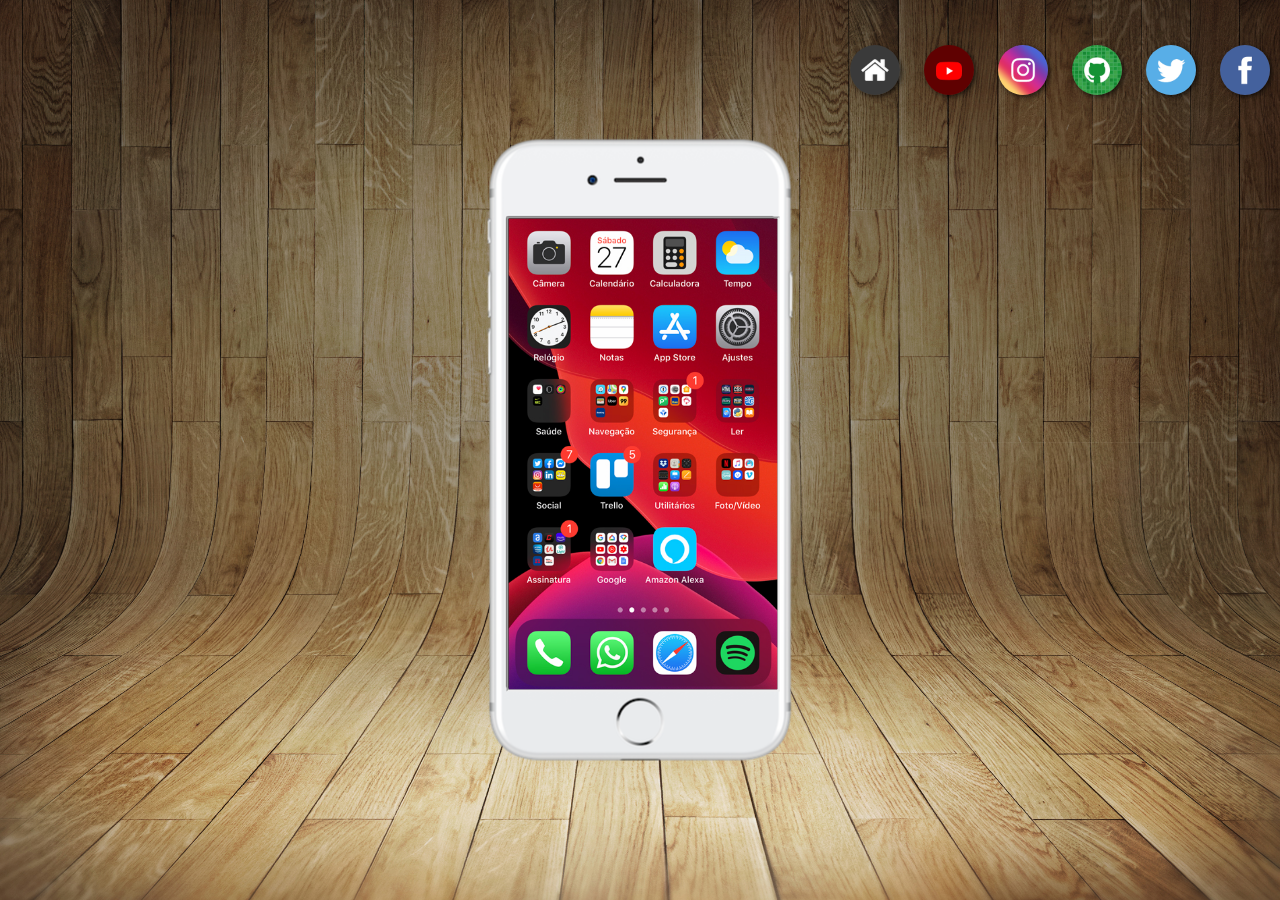
<file: index.html>
<!DOCTYPE html>
<html lang="pt-br">
<head>
    <meta charset="UTF-8">
    <meta name="viewport" content="width=device-width, initial-scale=1.0">
    <title>Projeto Redes Sociais</title>
    <link rel="shortcut icon" href="pacote-d013/favicon.ico" type="image/x-icon">
    <link rel="stylesheet" href="style/style.css">
</head>
<body>
    <main>
        <section id="telefone">
            <iframe src="home.html" name="tela" id="tela"></iframe>
        </section>
        <section id="redes-sociais">
            <a href="home.html" target="tela"><img src="pacote-d013/imagens/logo-home.jpg" alt="home"></a>
            <a href="buttons/youtube.html" target="tela"><img src="pacote-d013/imagens/logo-youtube.jpg" alt="youtube"></a>
            <a href="buttons/instagram.html" target="tela"><img src="pacote-d013/imagens/logo-instagram.jpg" alt="instagram"></a>
            <a href="buttons/github.html" target="tela"><img src="pacote-d013/imagens/logo-github.jpg" alt="github"></a>
            <a href="buttons/twitter.html" target="tela"><img src="pacote-d013/imagens/logo-twitter.jpg" alt="twitter"></a>
            <a href="buttons/facebook.html" target="tela"><img src="pacote-d013/imagens/logo-facebook.jpg" alt="facebook"></a>
        </section>  
    </main>
</body>
</html>
</file>
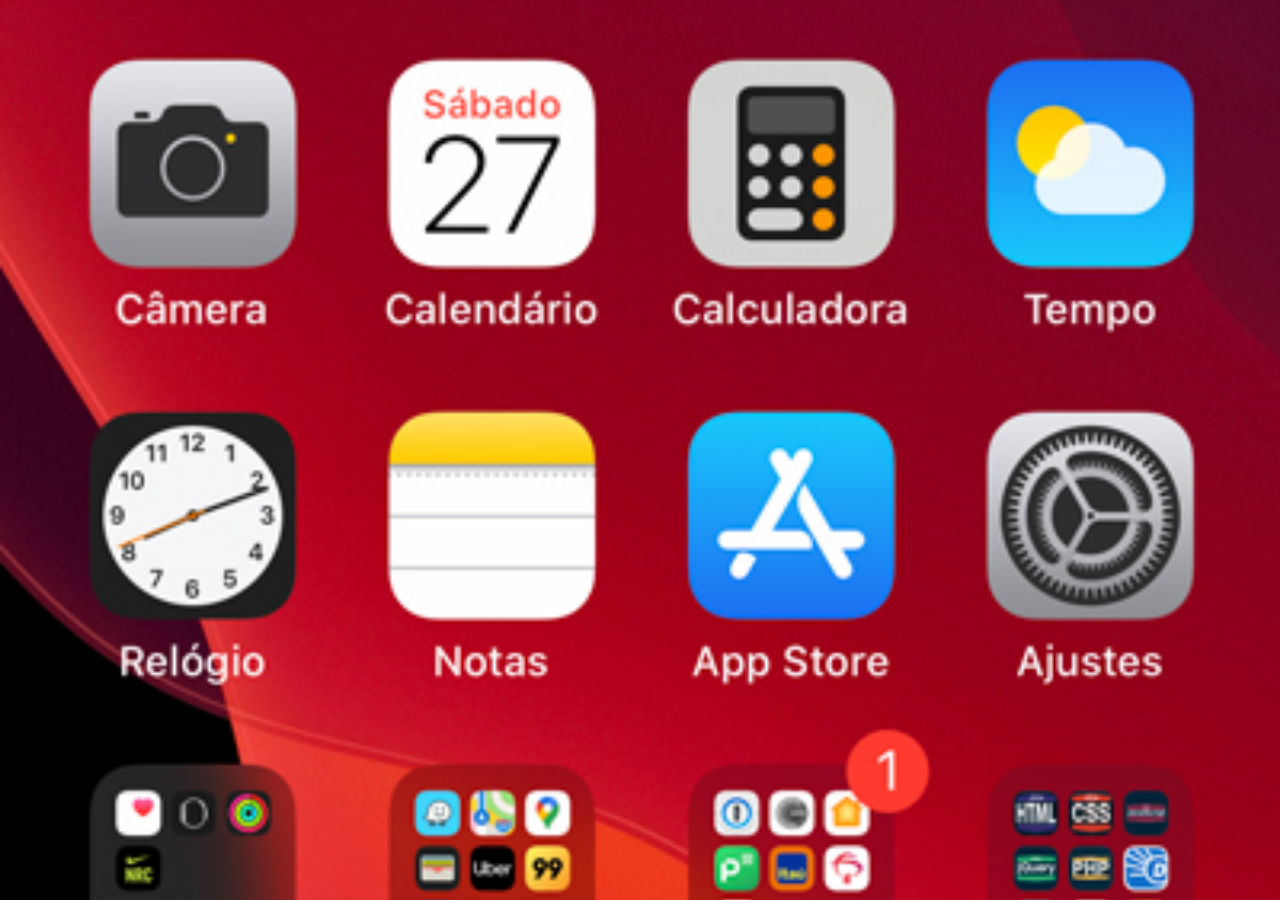
<file: home.html>
<!DOCTYPE html>
<html lang="pt-br">
<head>
    <meta charset="UTF-8">
    <meta name="viewport" content="width=device-width, initial-scale=1.0">
    <title>Home</title>
    <style>
        * {
            margin: 0px;
            padding: 0px;
        }

        body {
            width: 100vw;
            height: 100vh;
            background: black url('pacote-d013/imagens/tela-home.jpg') no-repeat
            top center;

            background-size: cover;
        }
    </style>
</head>
<body>
    
</body>
</html>
</file>
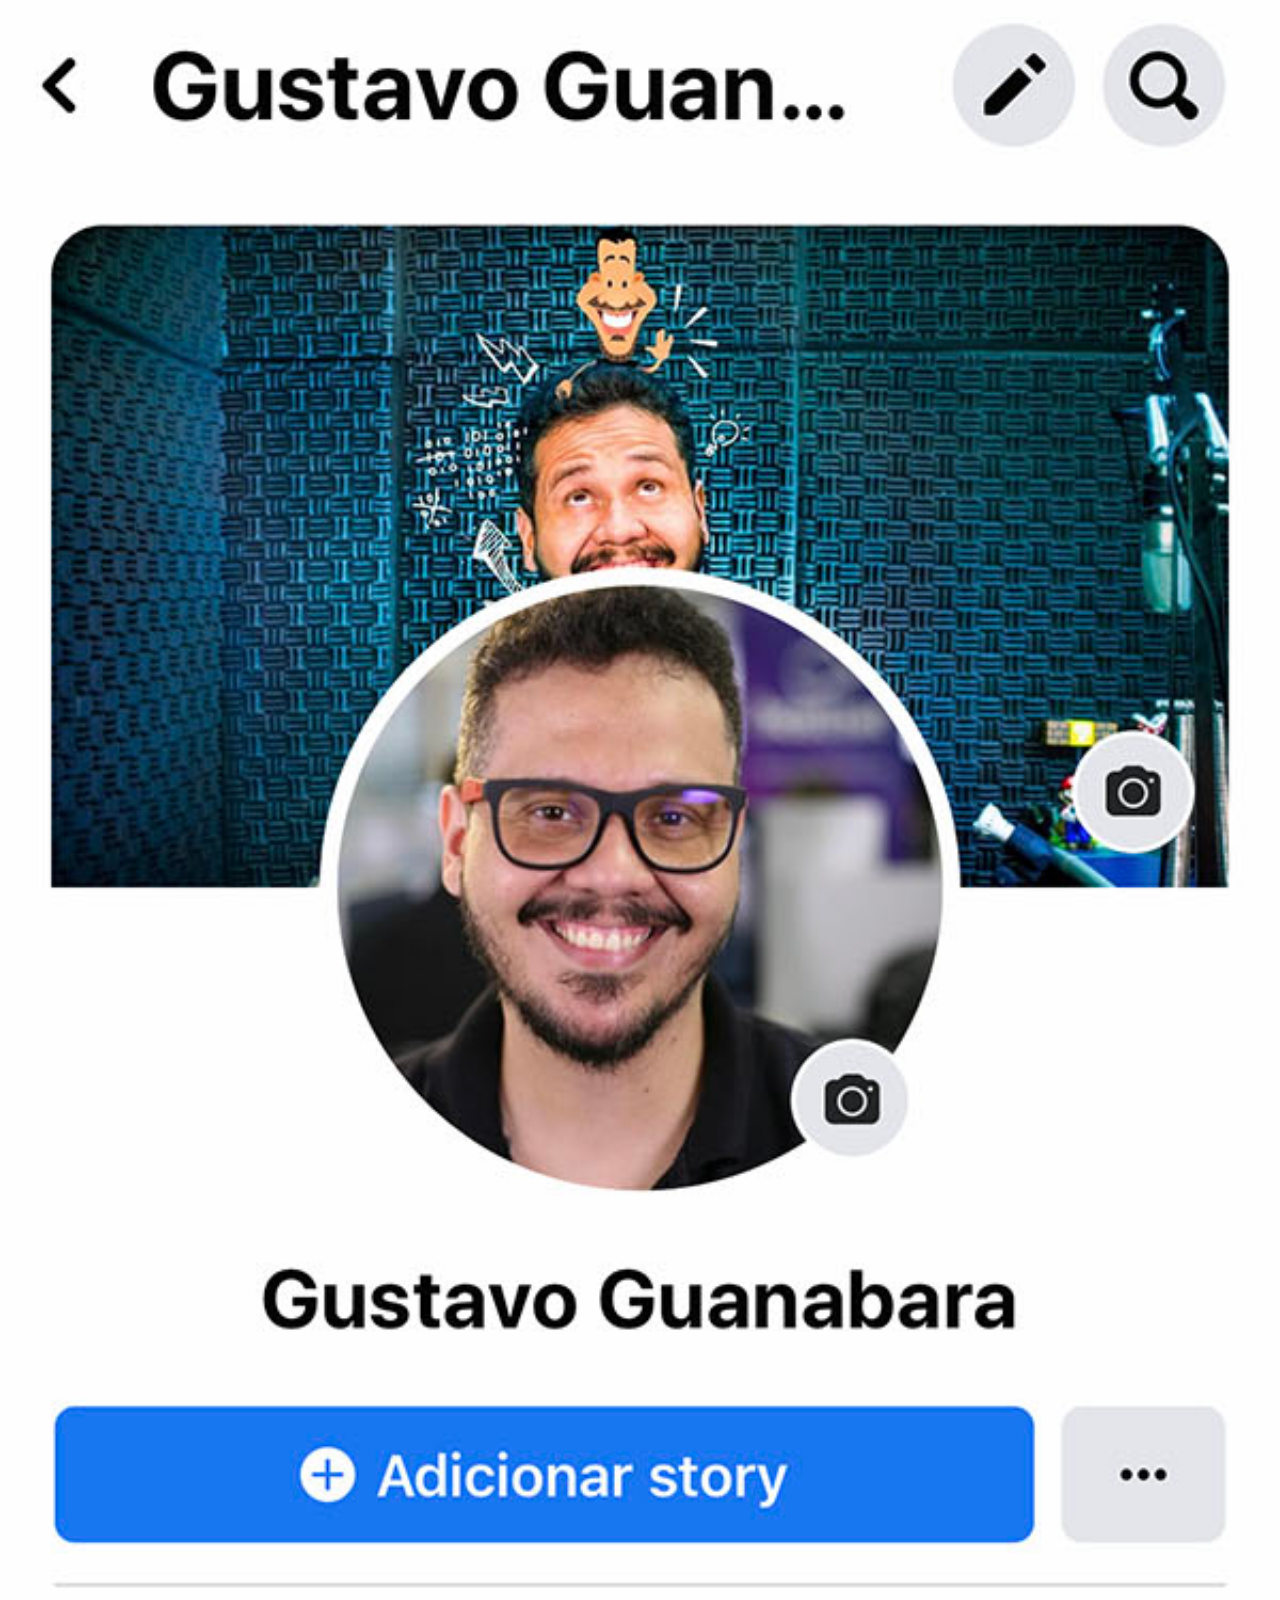
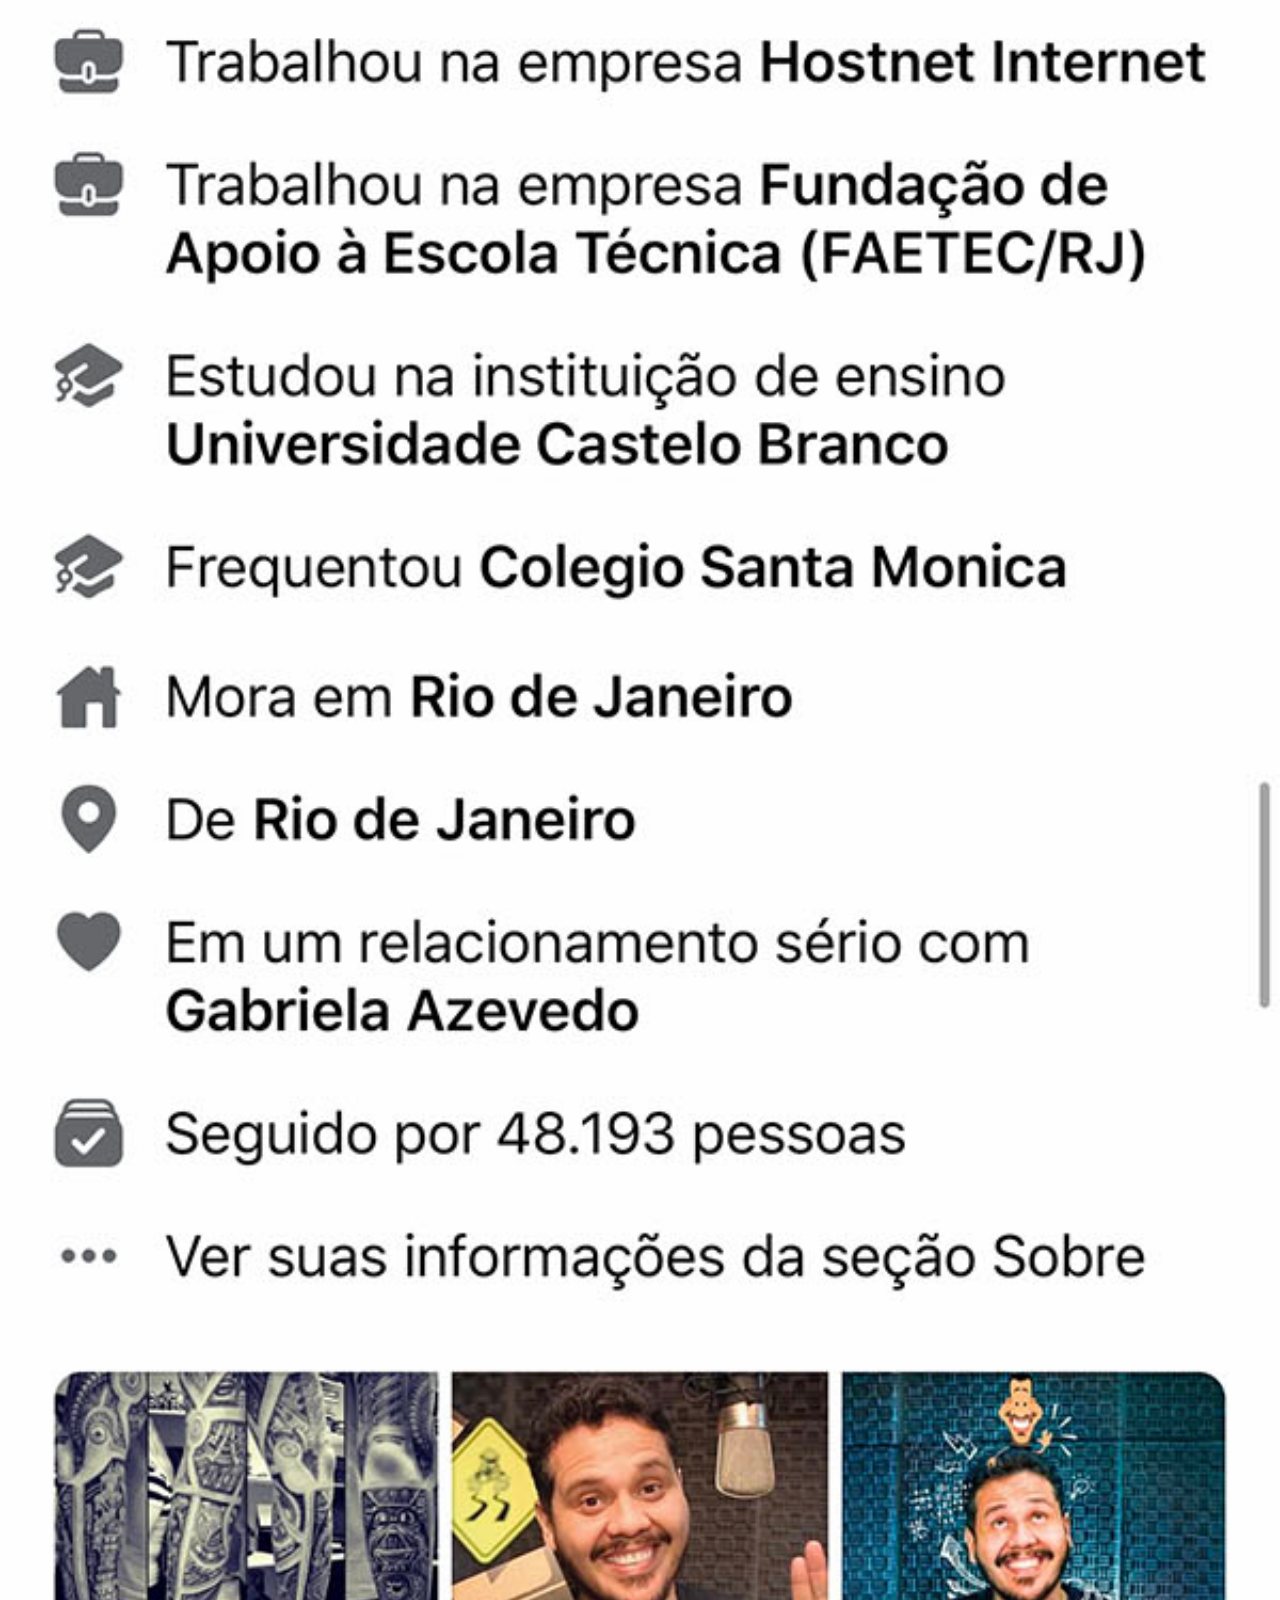
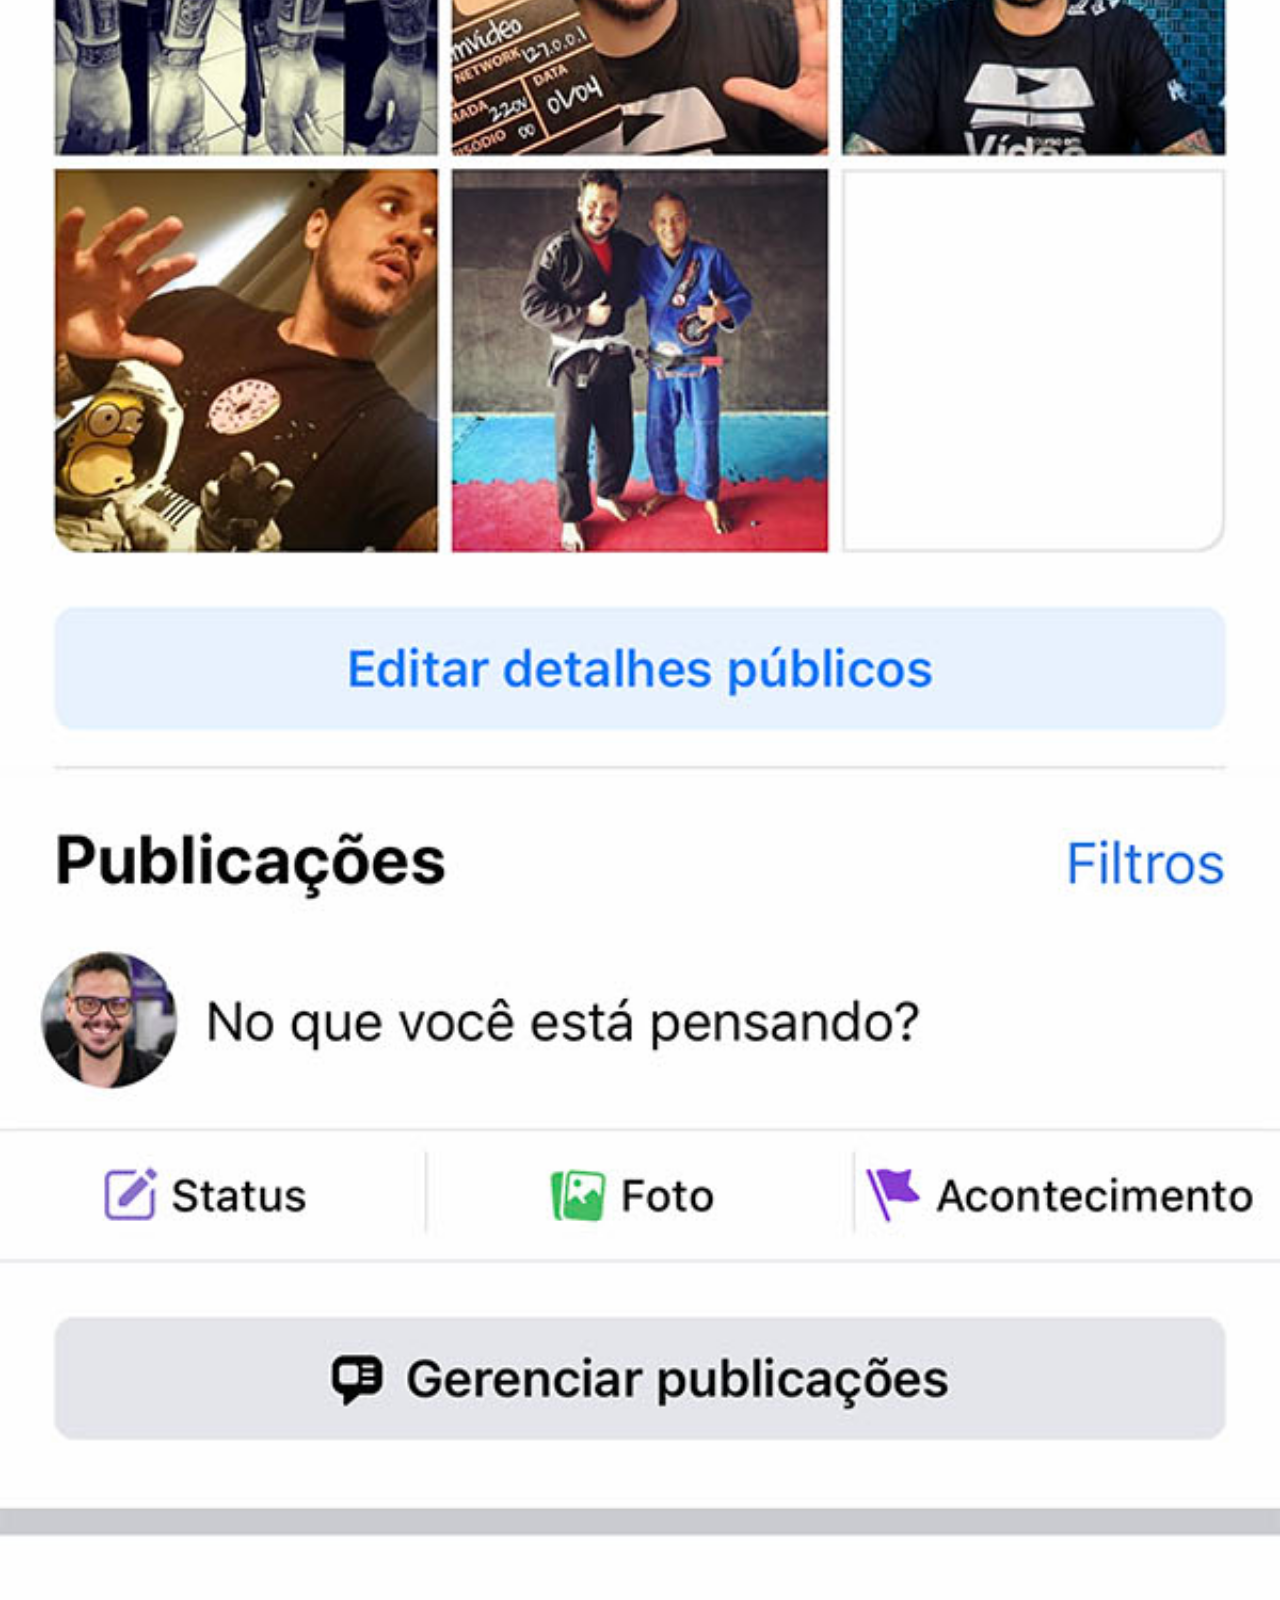
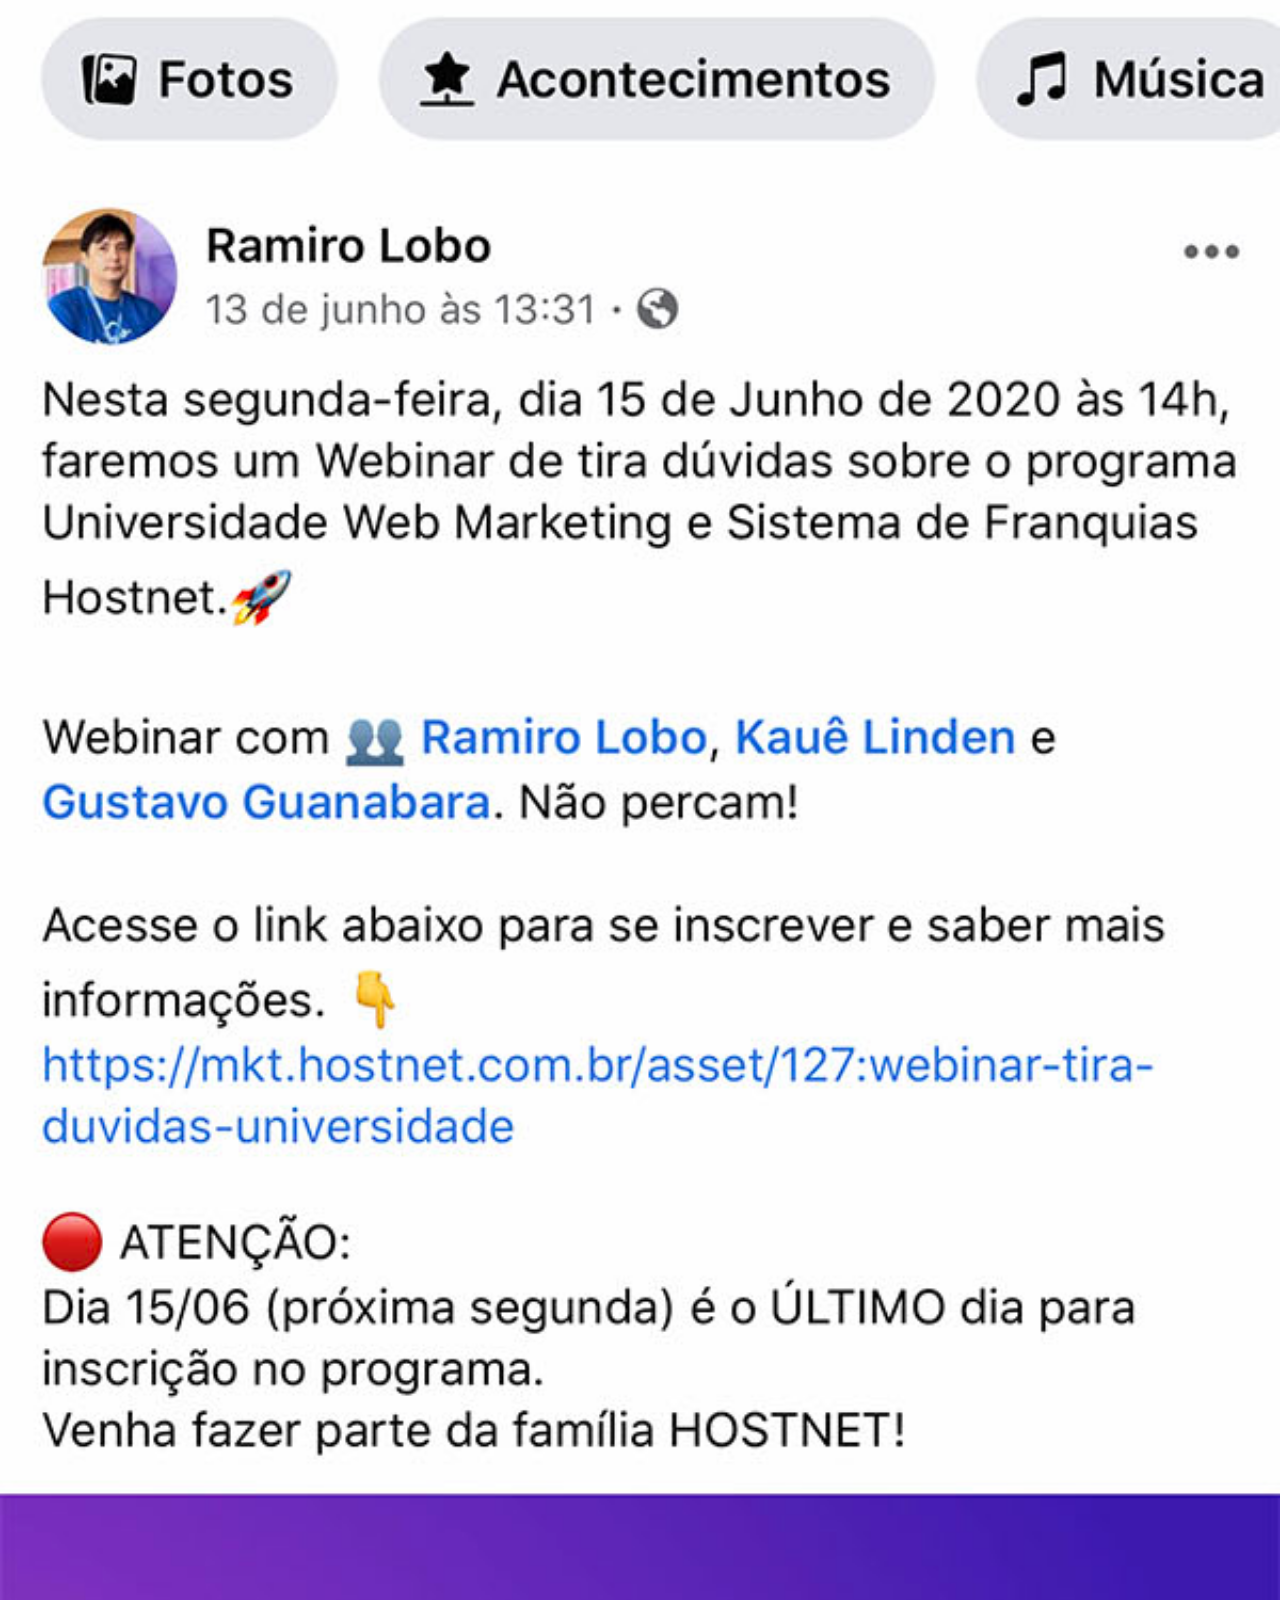
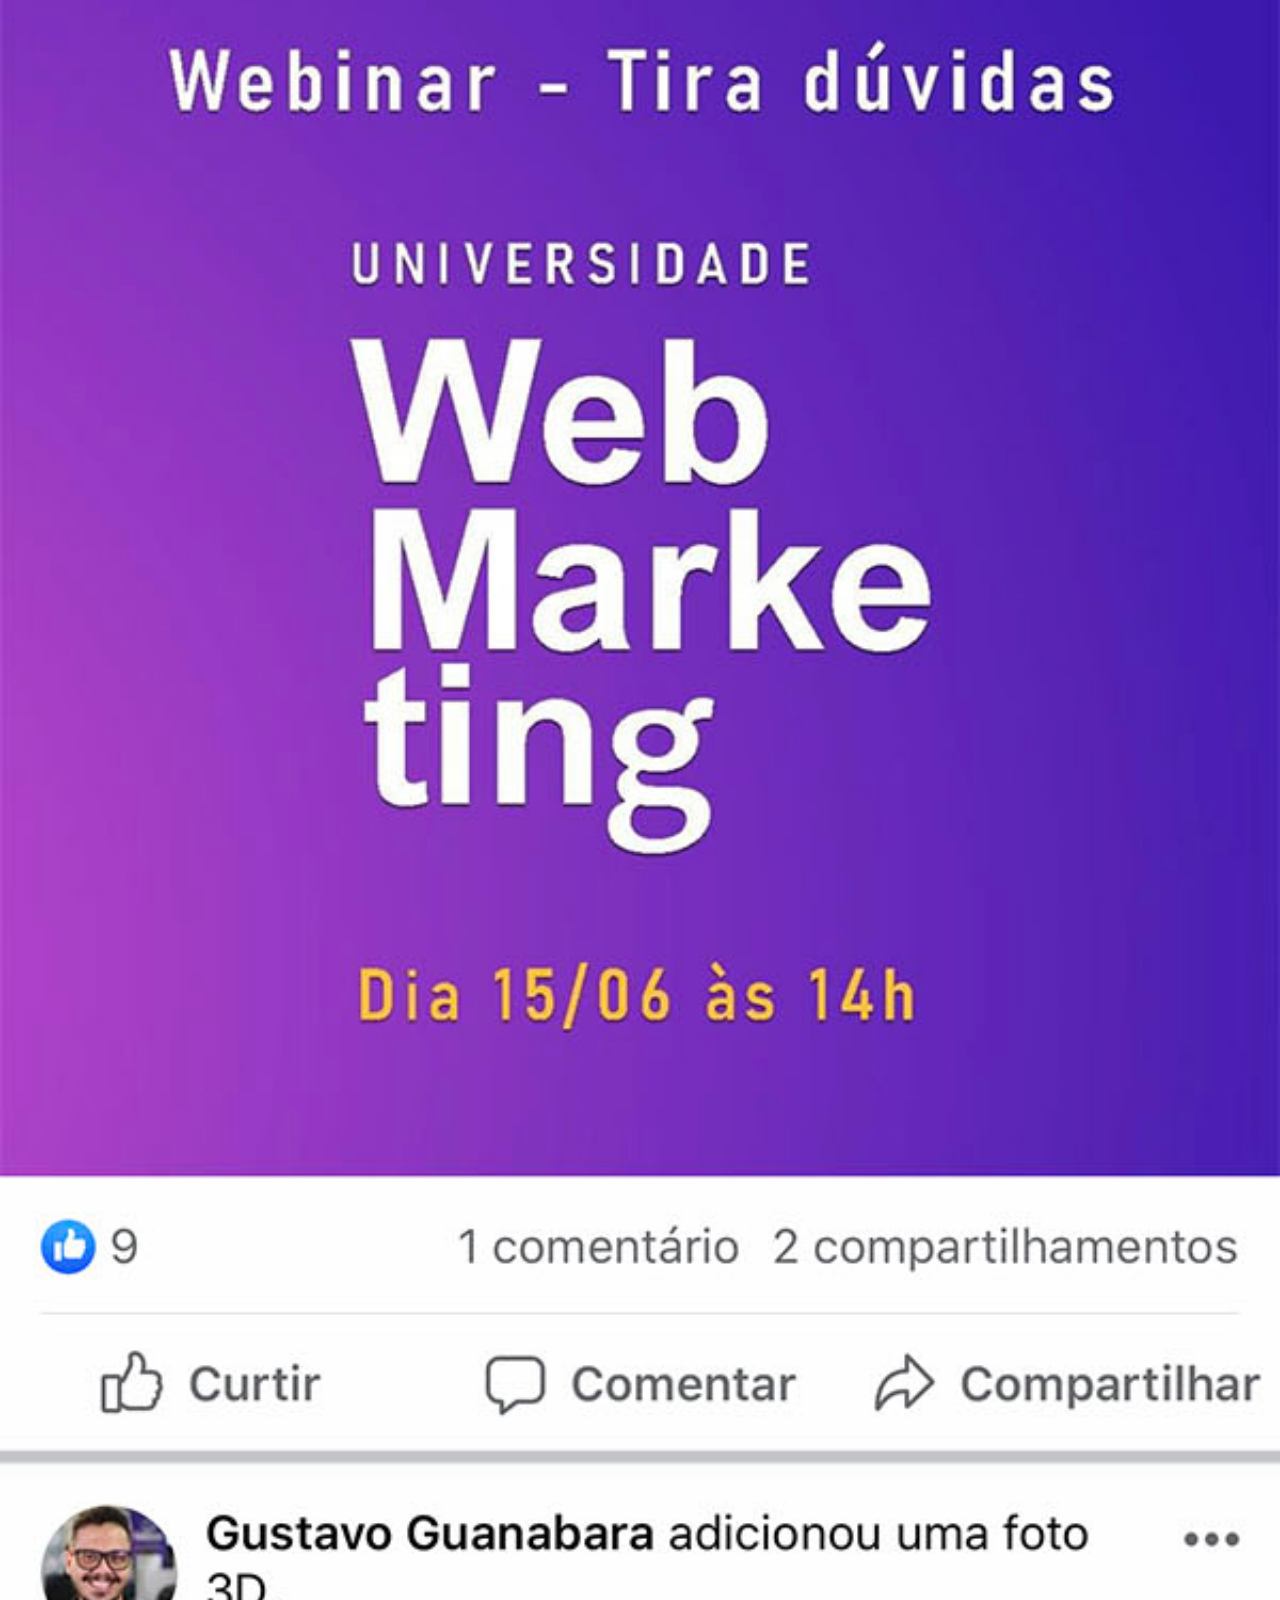
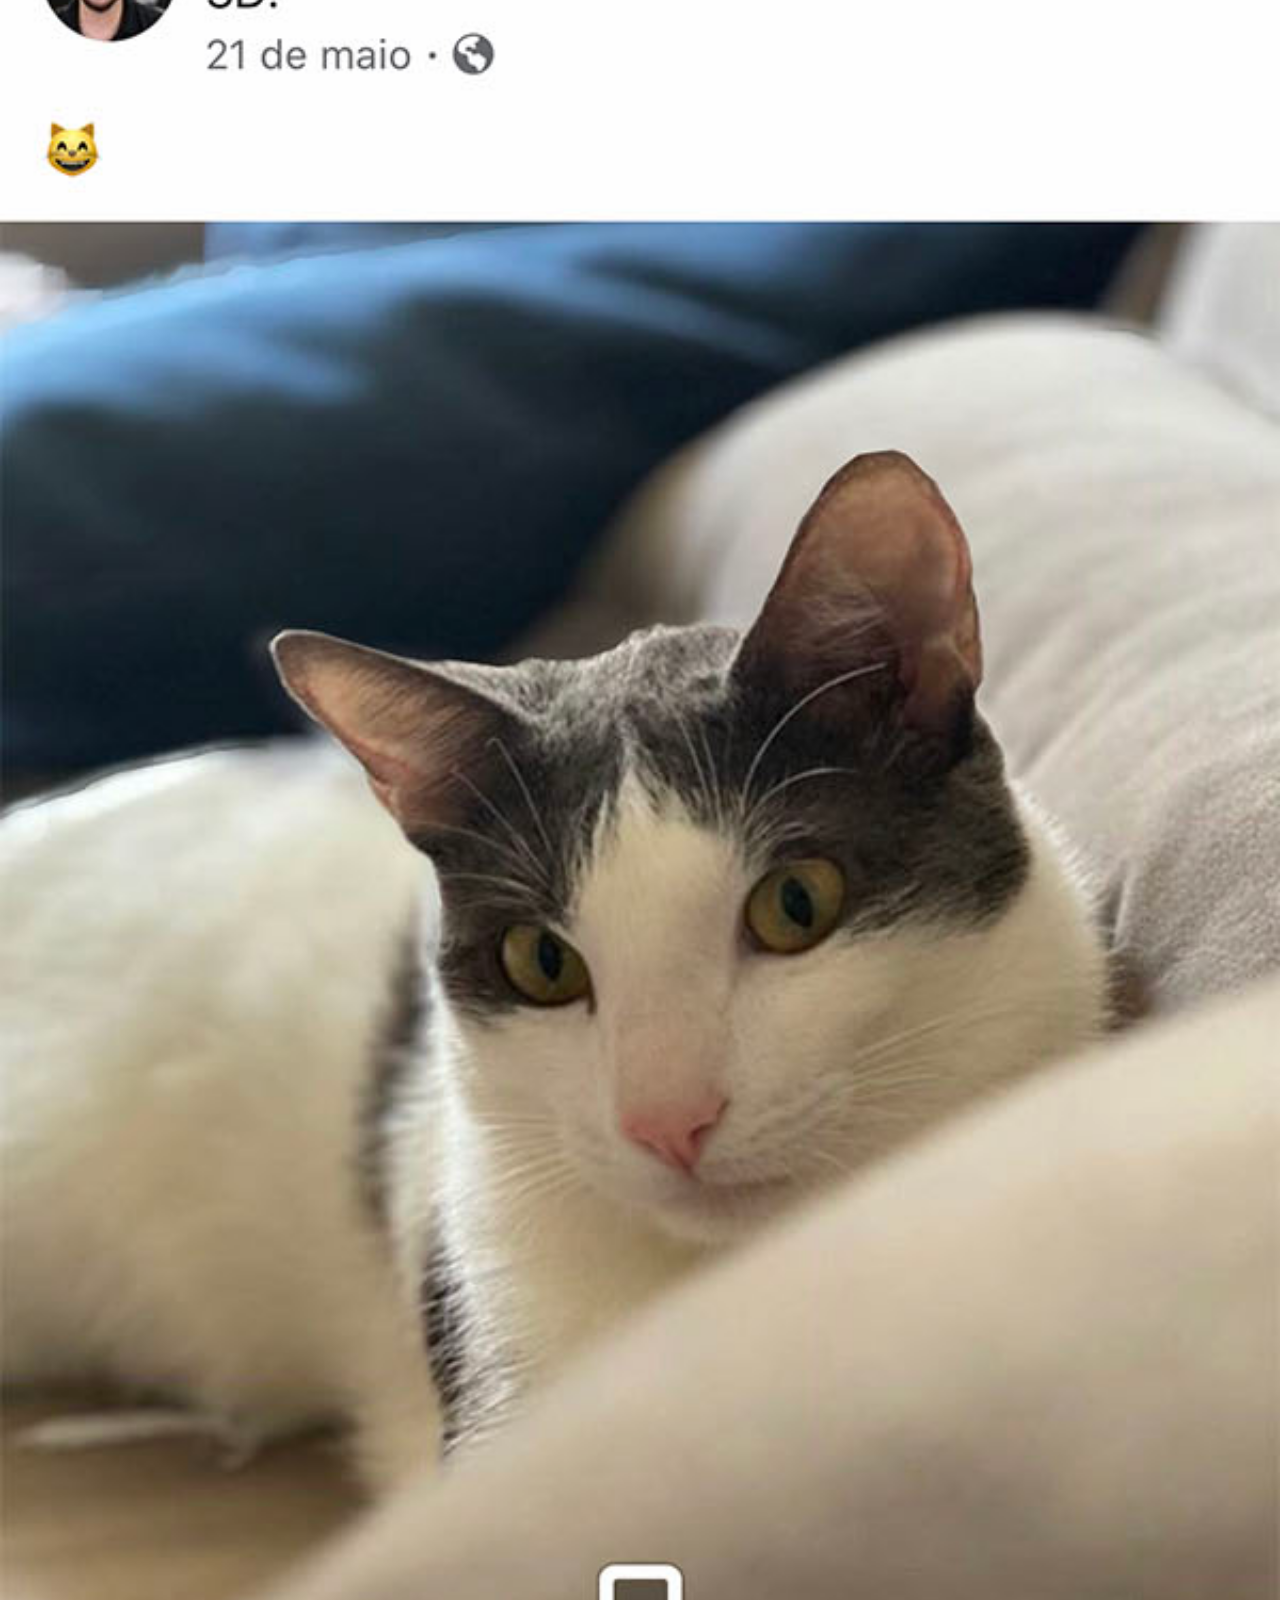
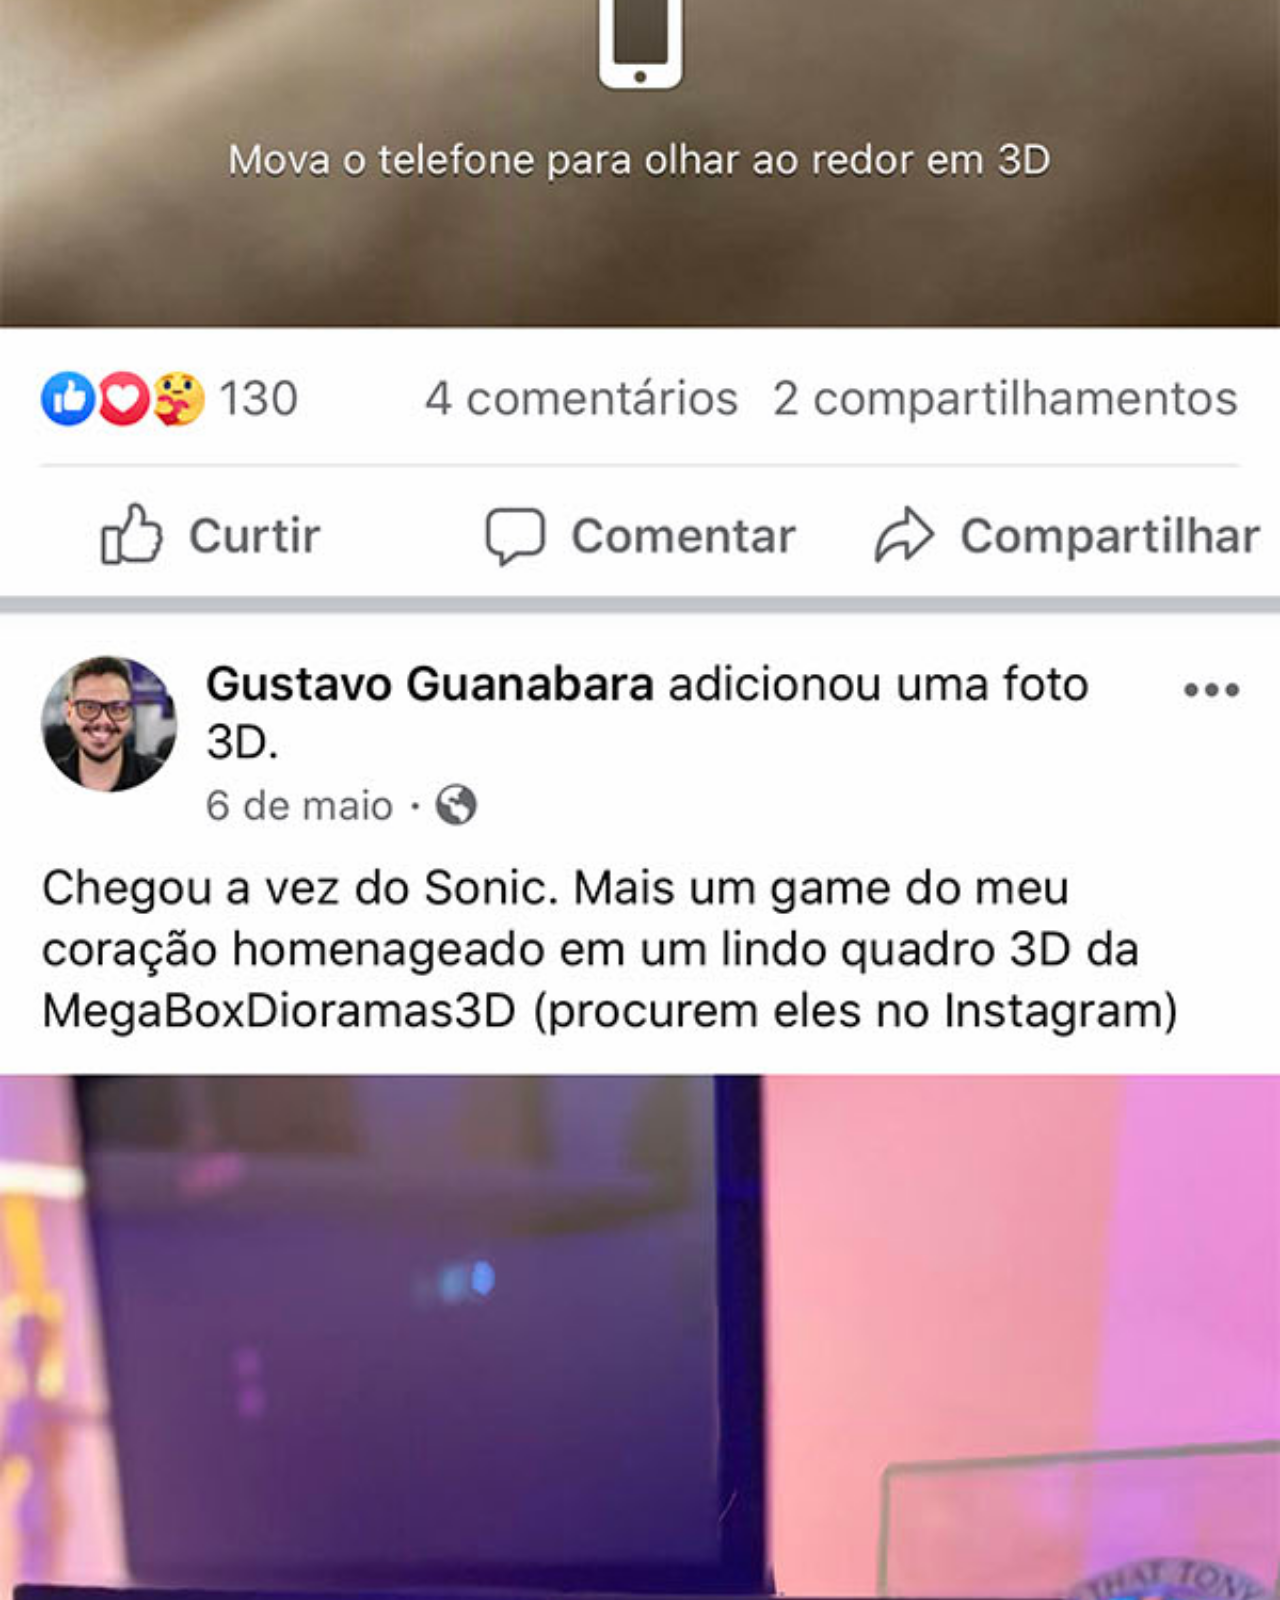
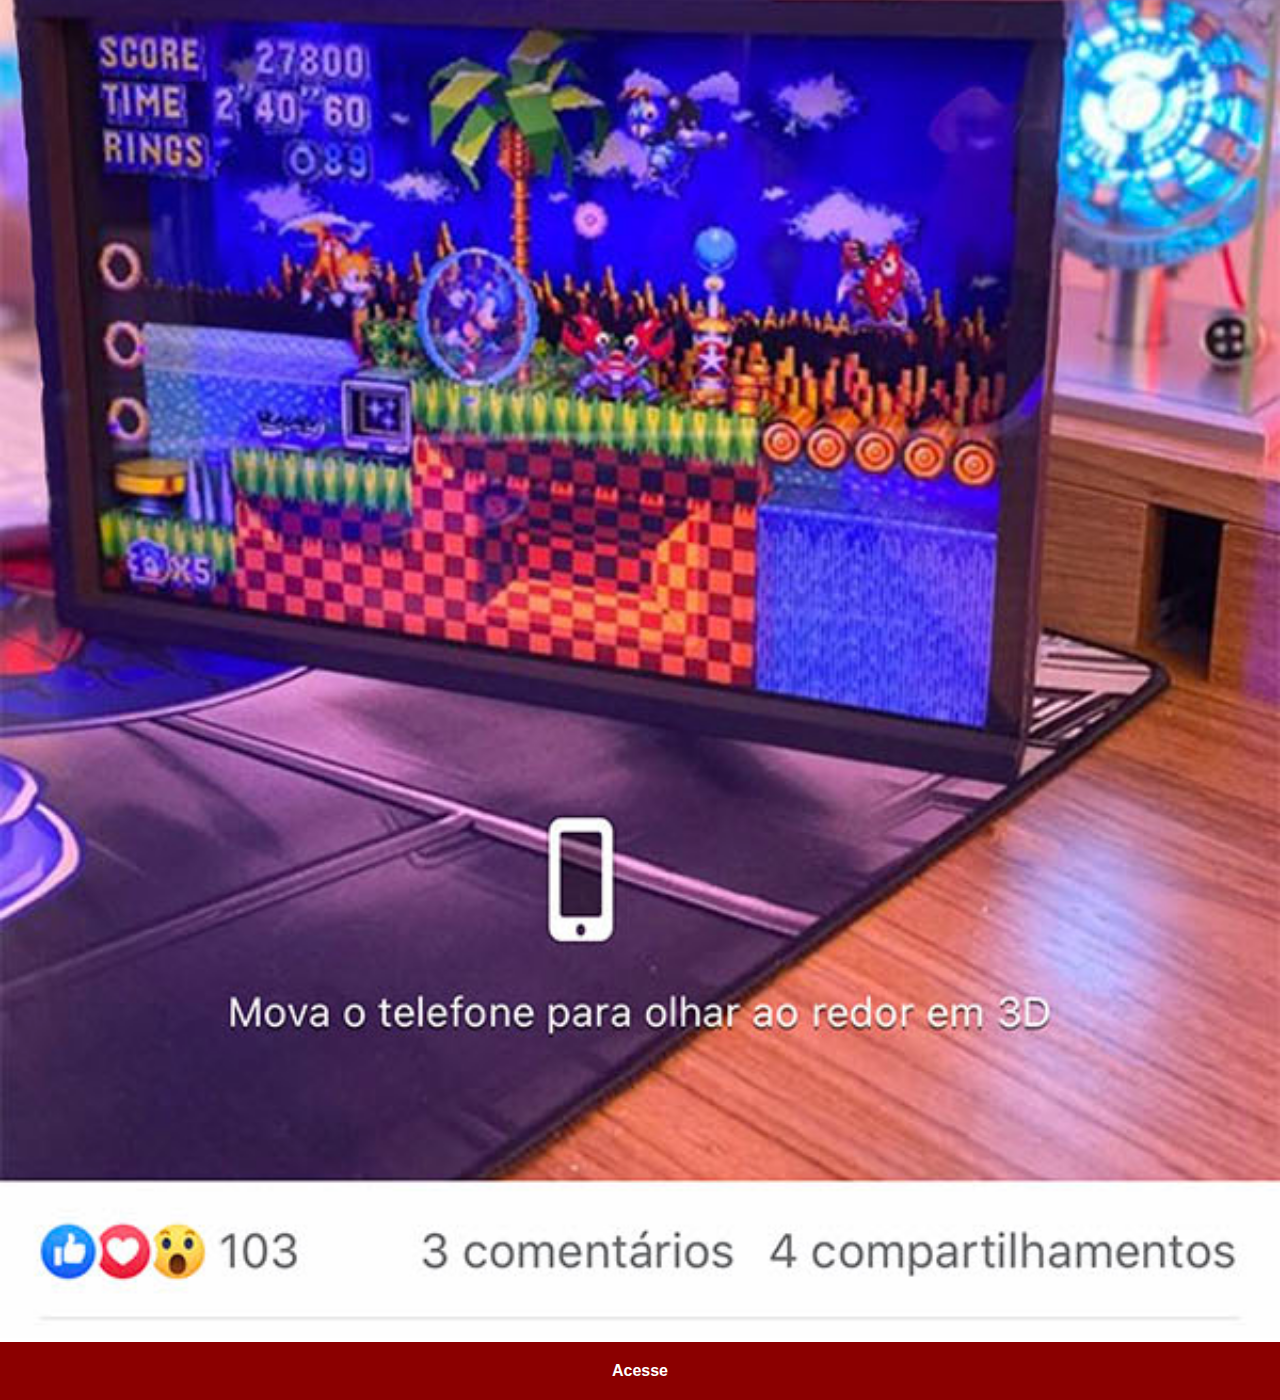
<file: buttons/facebook.html>
<!DOCTYPE html>
<html lang="pt-br">
<head>
    <meta charset="UTF-8">
    <meta name="viewport" content="width=device-width, initial-scale=1.0">
    <title>youtube</title>
    <style>
        * {
            margin: 0px;
            padding: 0px;
            font-family: Arial, Helvetica, sans-serif;
        }

        ::-webkit-scrollbar {
            width: 0px;
            height: 0px;
        }

        img {
            width: 100vw;
        }

        a {
            display: block;
            background-color: darkred;
            color: white;
            padding: 20px;
            text-align: center;
            font-weight: bolder;
            text-decoration: none;
        }

        a:hover {
            background-color: red;
        }
    </style>
</head>
<body>
    <img src="../pacote-d013/imagens/tela-facebook.jpg" alt="tela-facebook">
    <a href="voltar.html" target="_parent">Acesse</a>
</body>
</html>
</file>
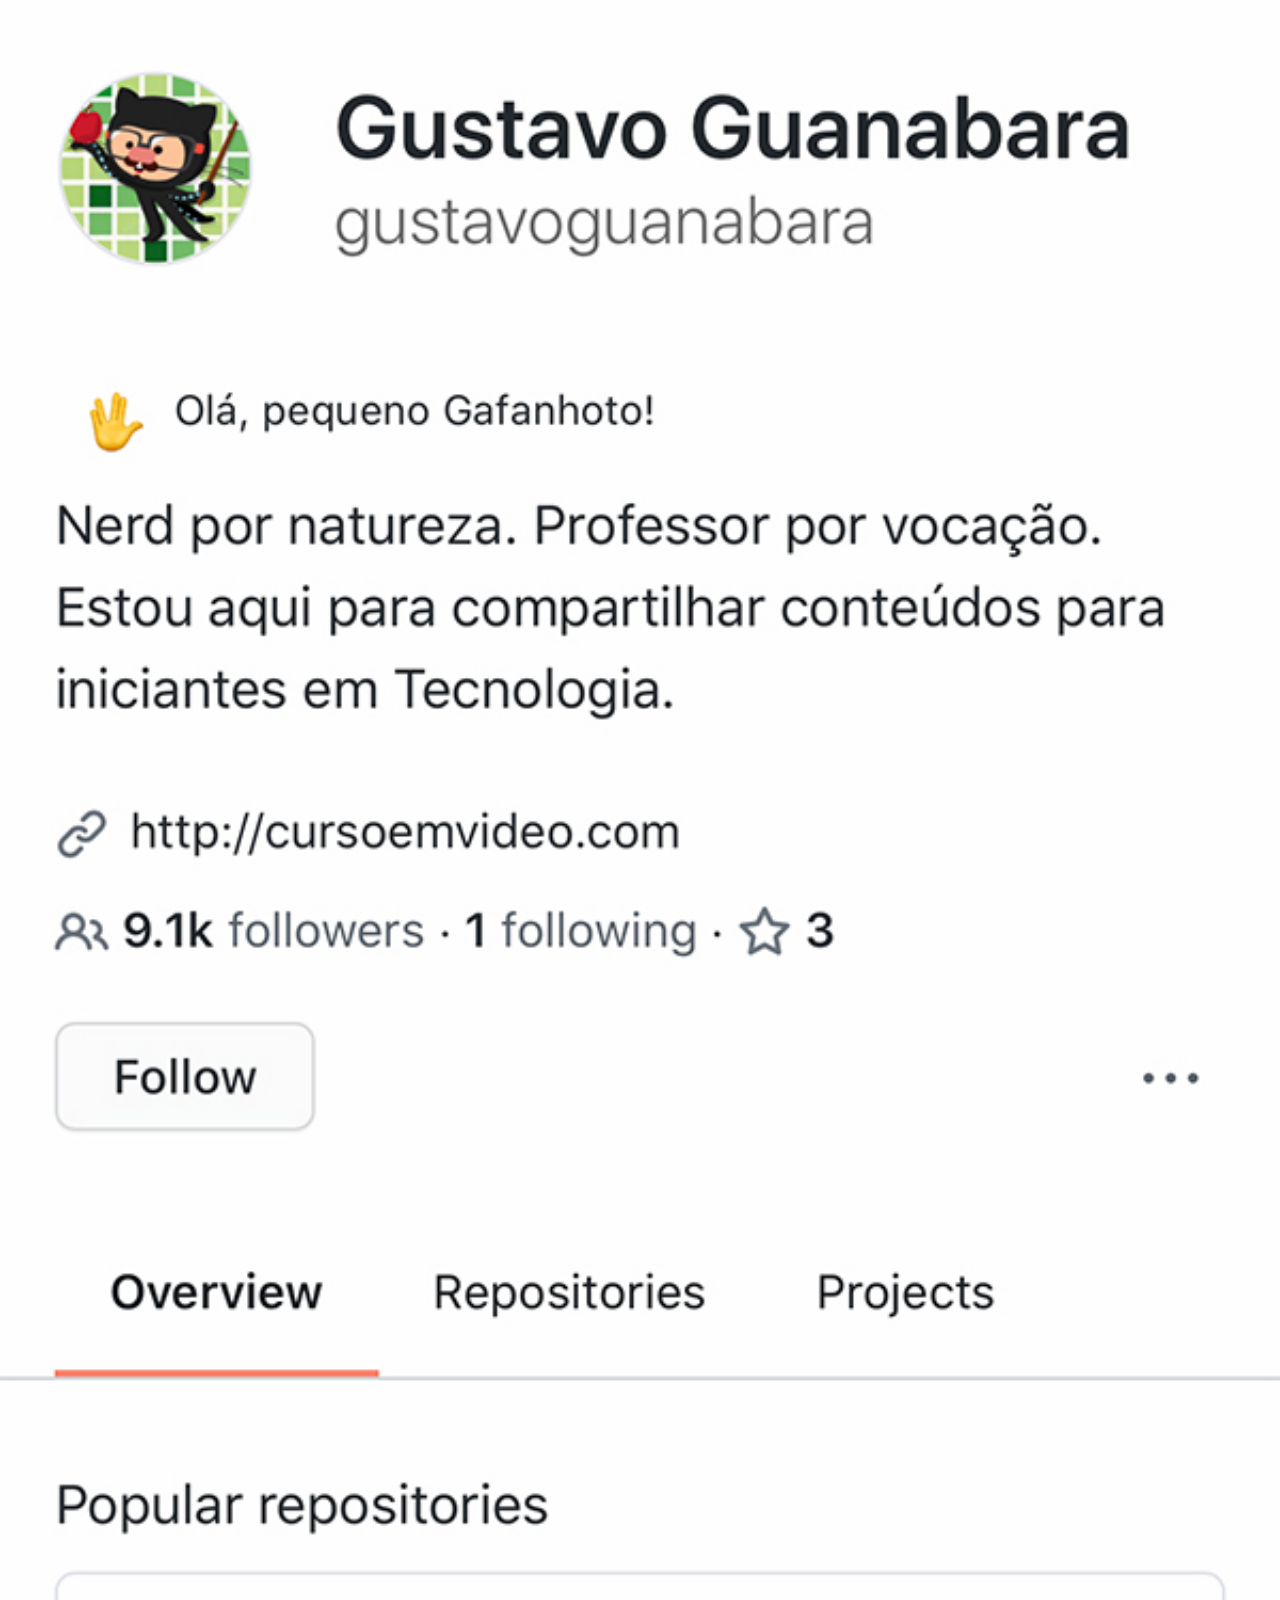
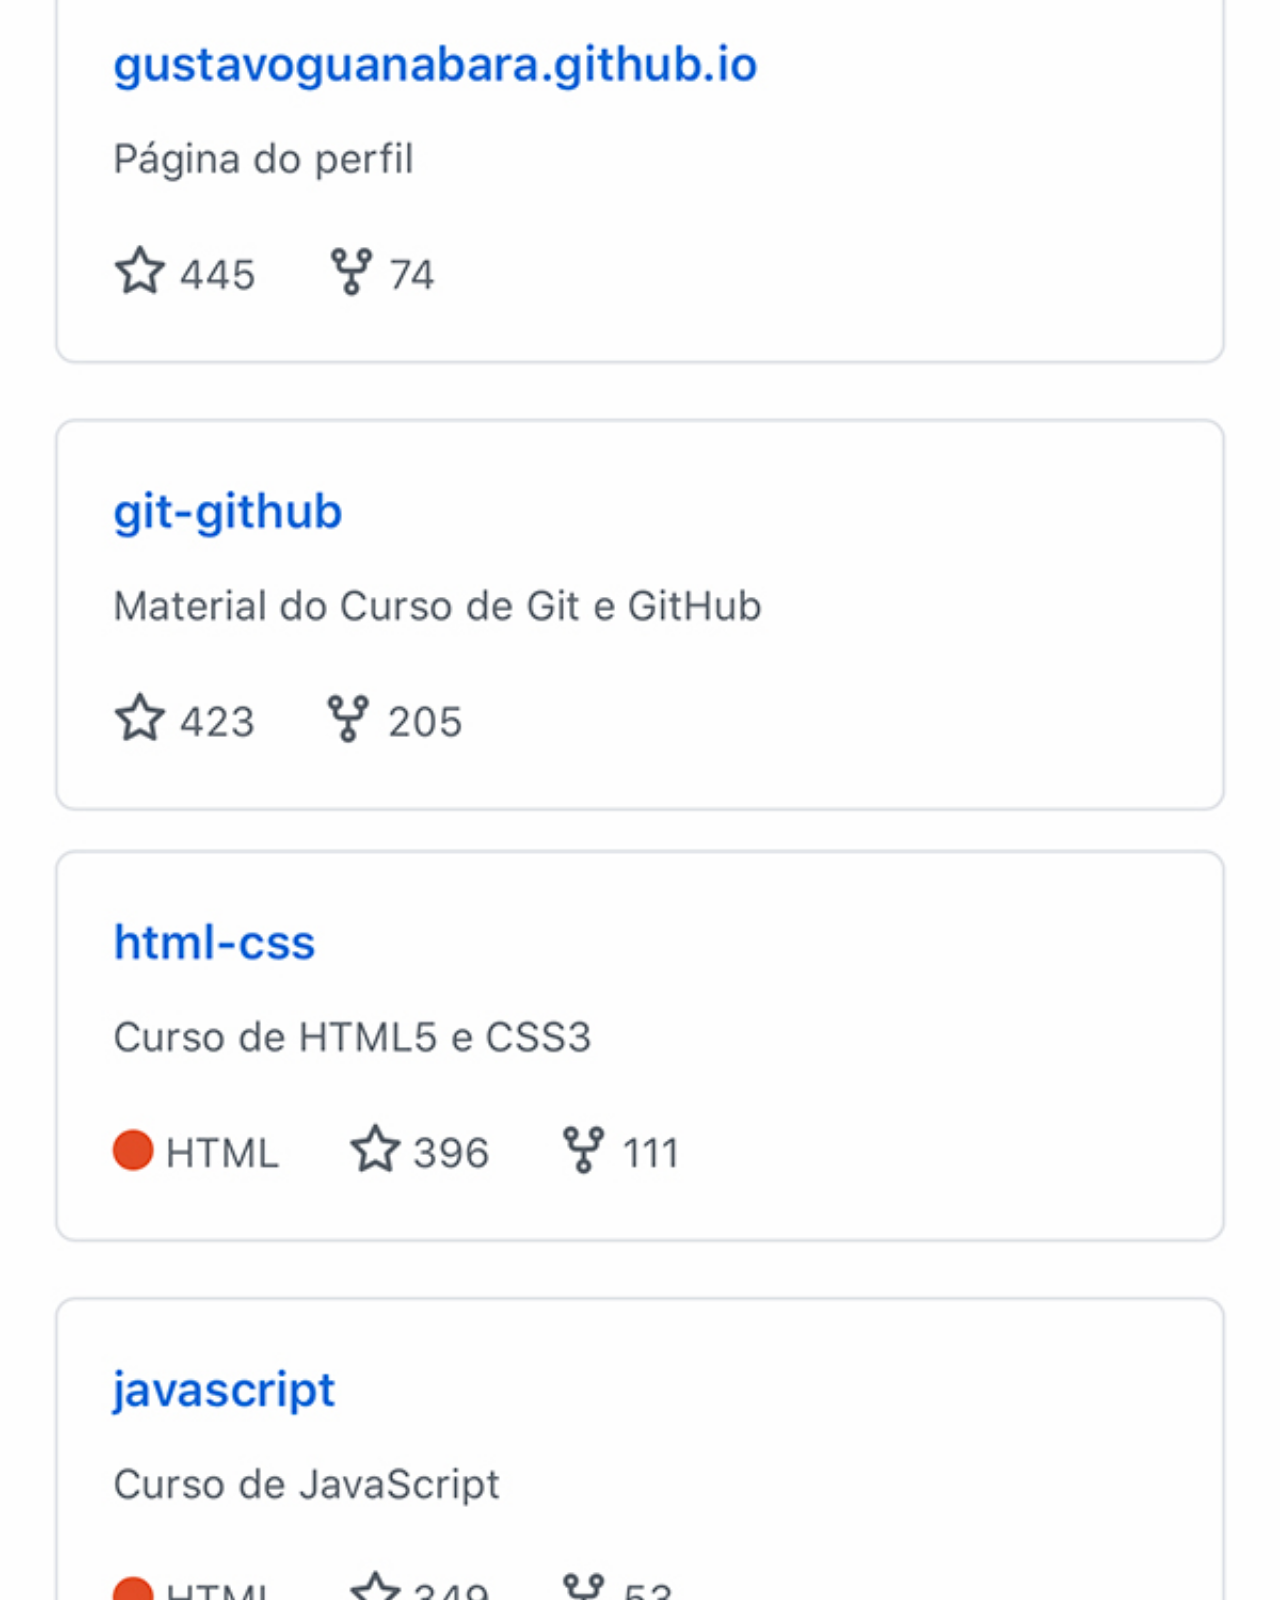
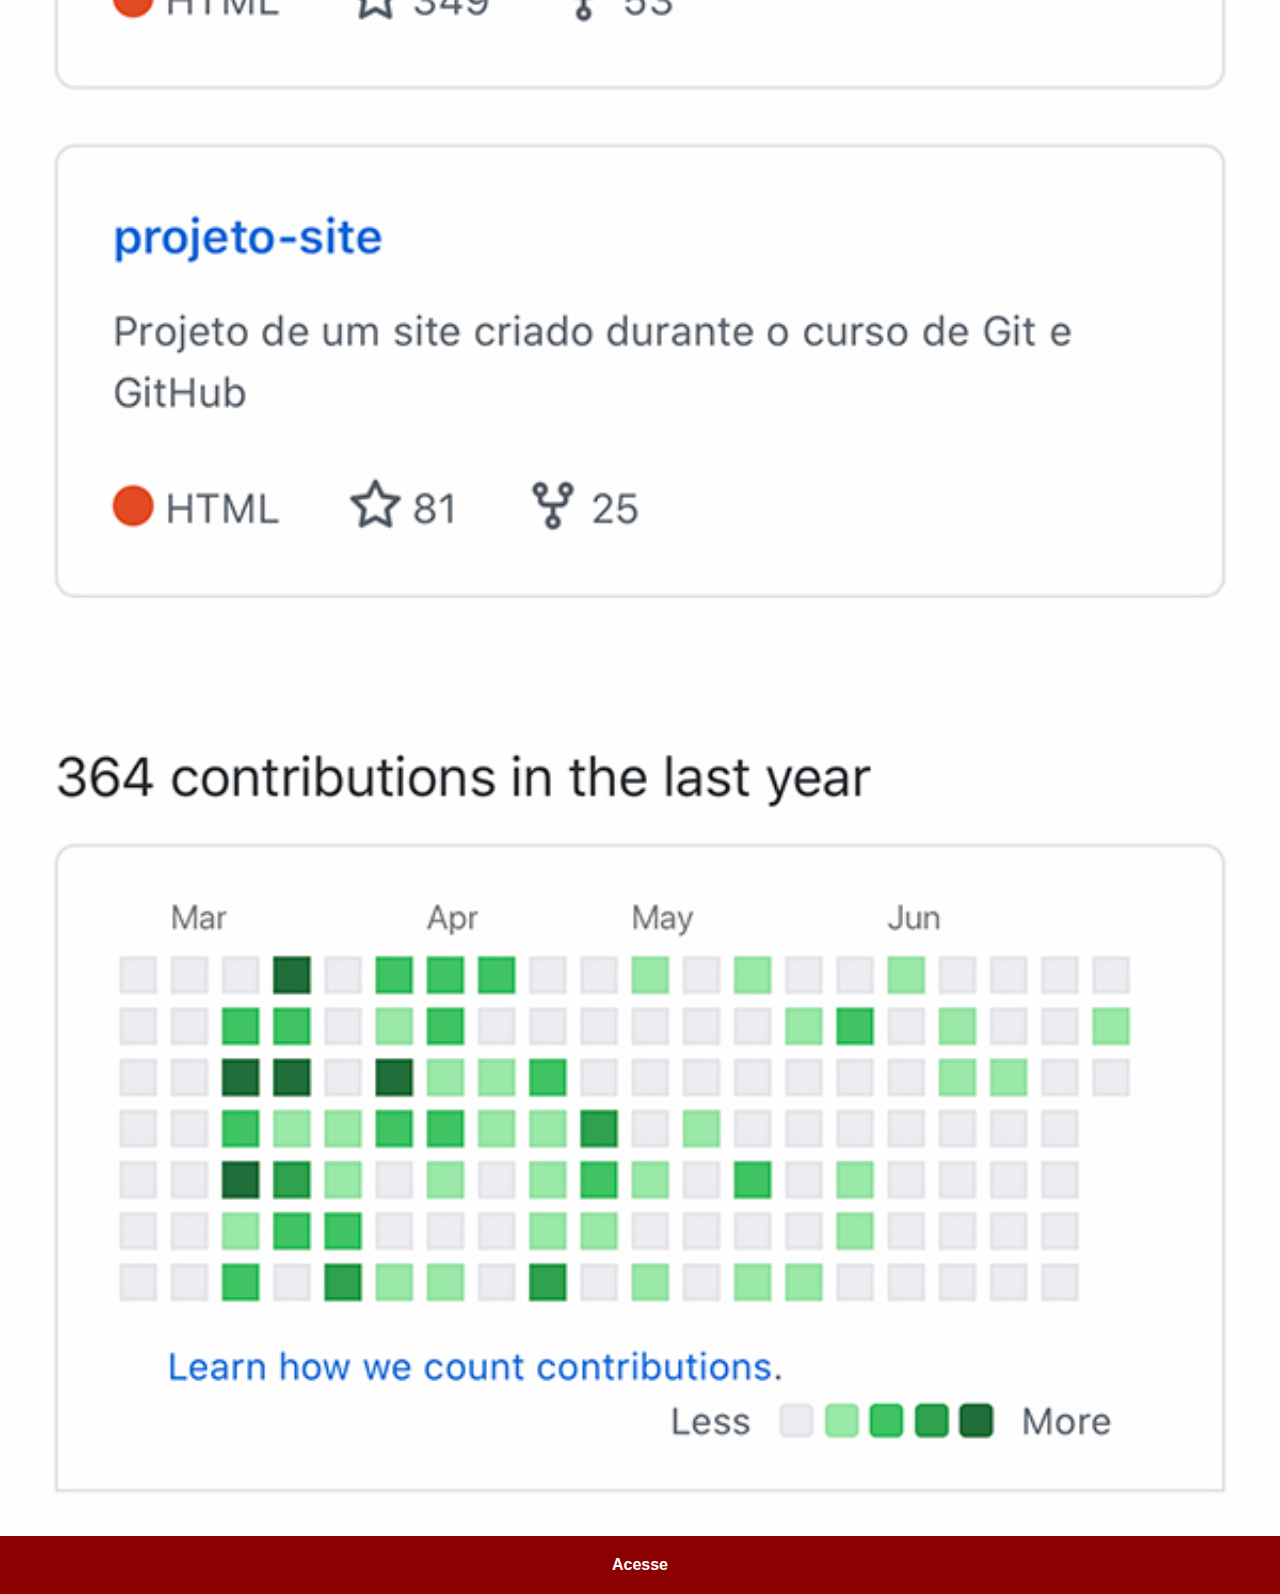
<file: buttons/github.html>
<!DOCTYPE html>
<html lang="pt-br">
<head>
    <meta charset="UTF-8">
    <meta name="viewport" content="width=device-width, initial-scale=1.0">
    <title>youtube</title>
    <style>
        * {
            margin: 0px;
            padding: 0px;
            font-family: Arial, Helvetica, sans-serif;
        }

        ::-webkit-scrollbar {
            width: 0px;
            height: 0px;
        }

        img {
            width: 100vw;
        }

        a {
            display: block;
            background-color: darkred;
            color: white;
            padding: 20px;
            text-align: center;
            font-weight: bolder;
            text-decoration: none;
        }

        a:hover {
            background-color: red;
        }
    </style>
</head>
<body>
    <img src="../pacote-d013/imagens/tela-github.jpg" alt="github">
    <a href="voltar.html" target="_parent">Acesse</a>
</body>
</html>
</file>
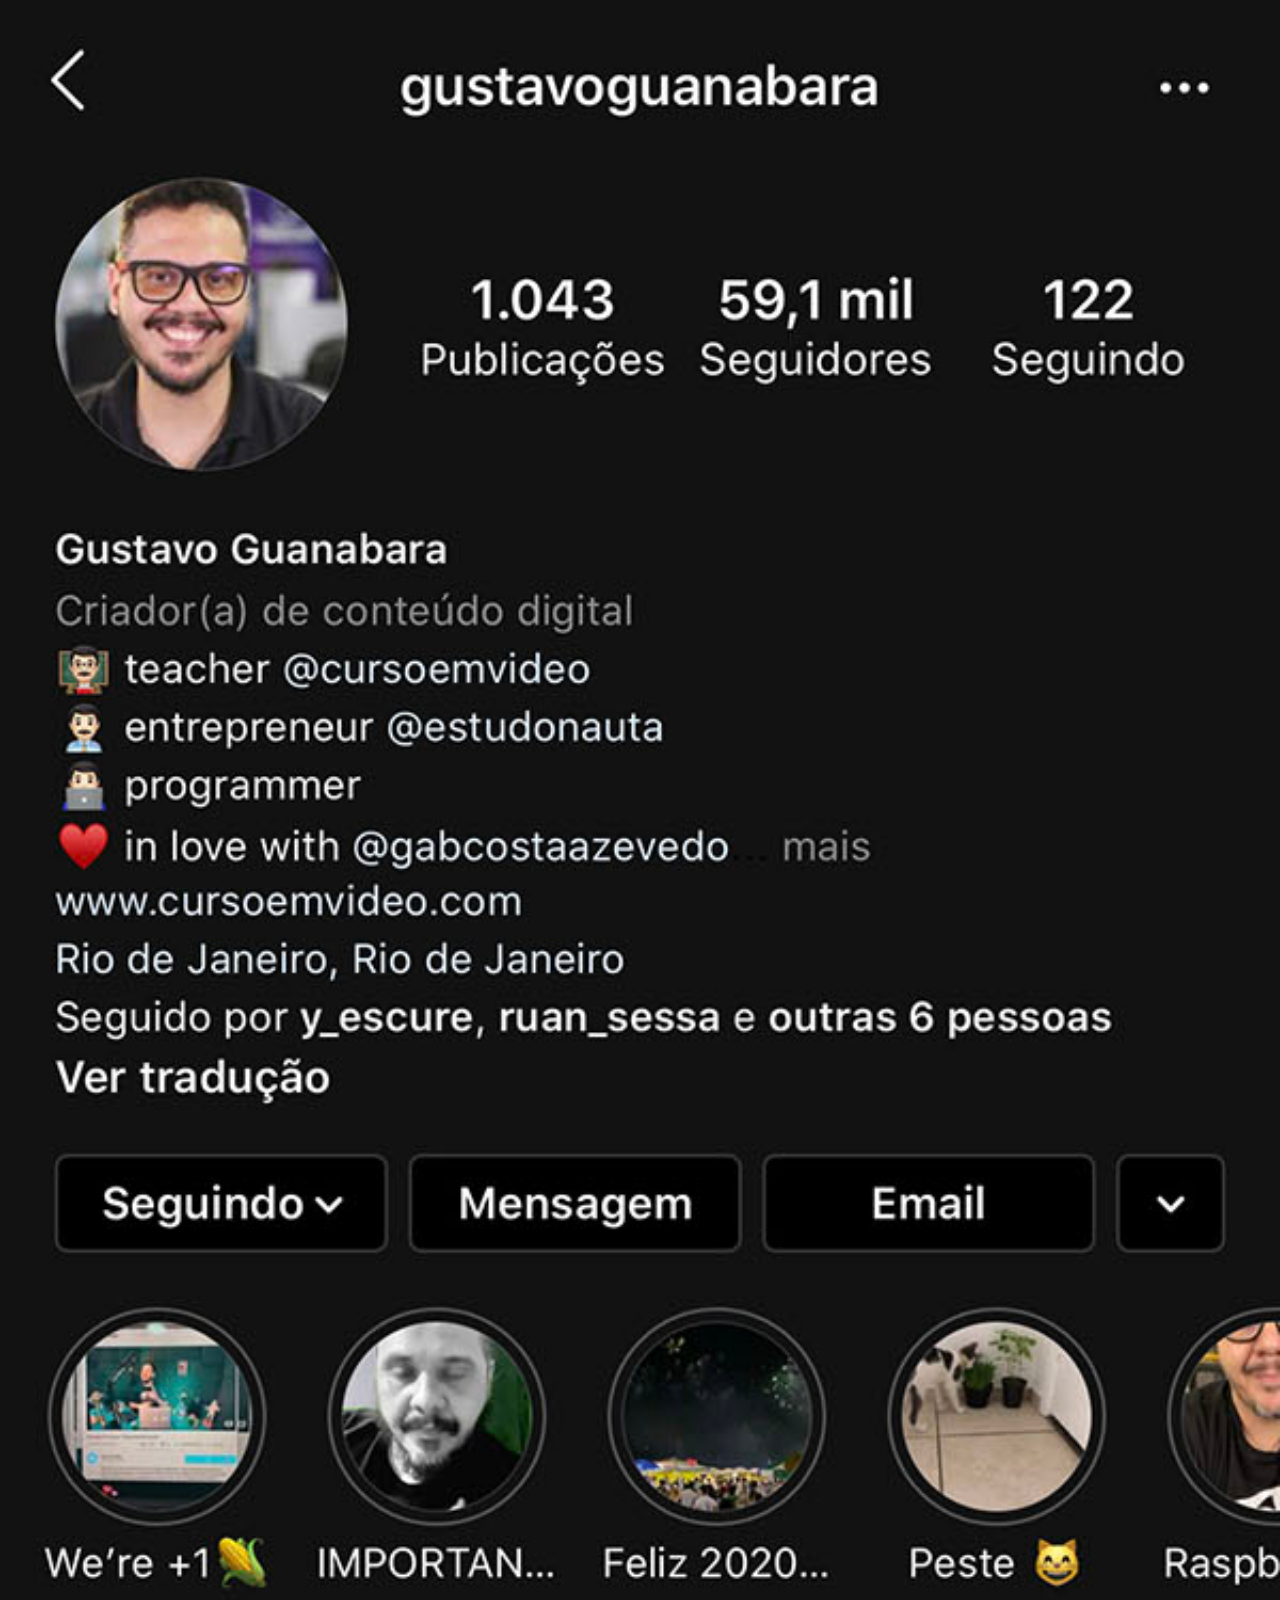
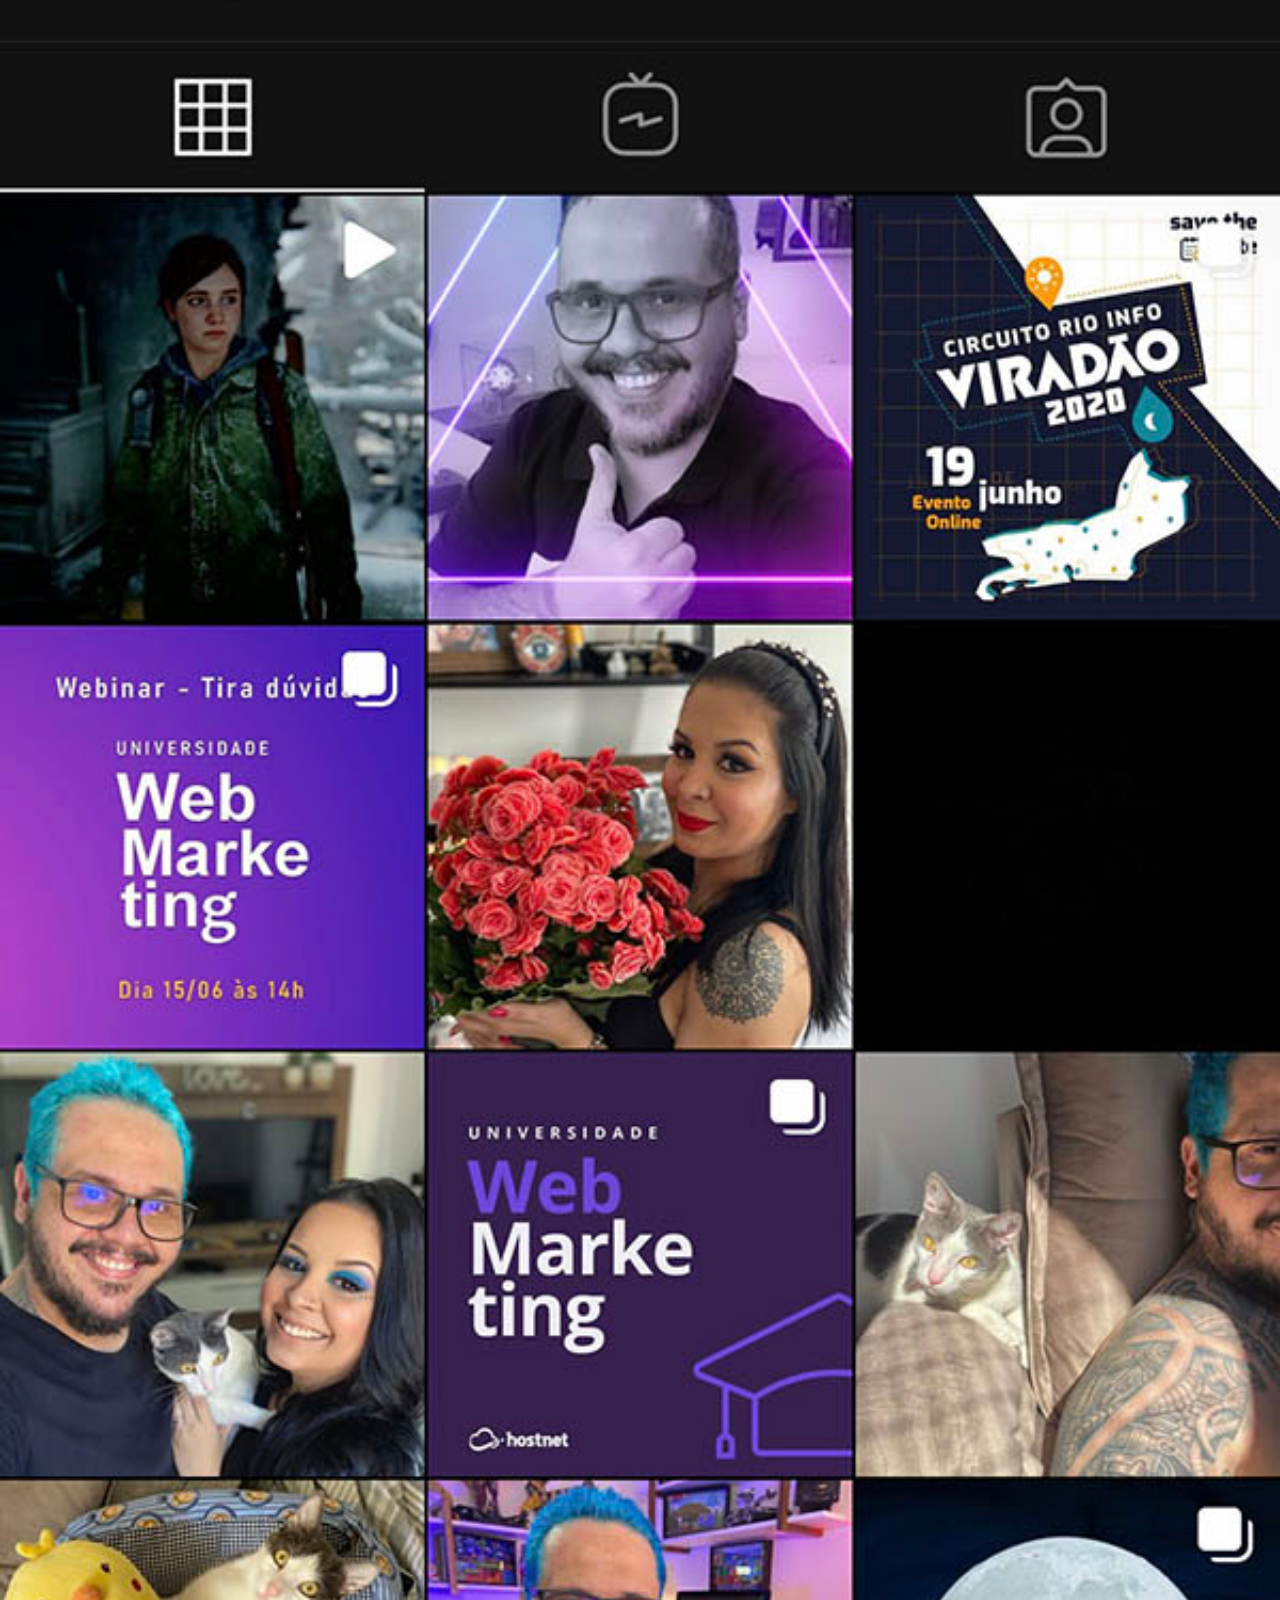
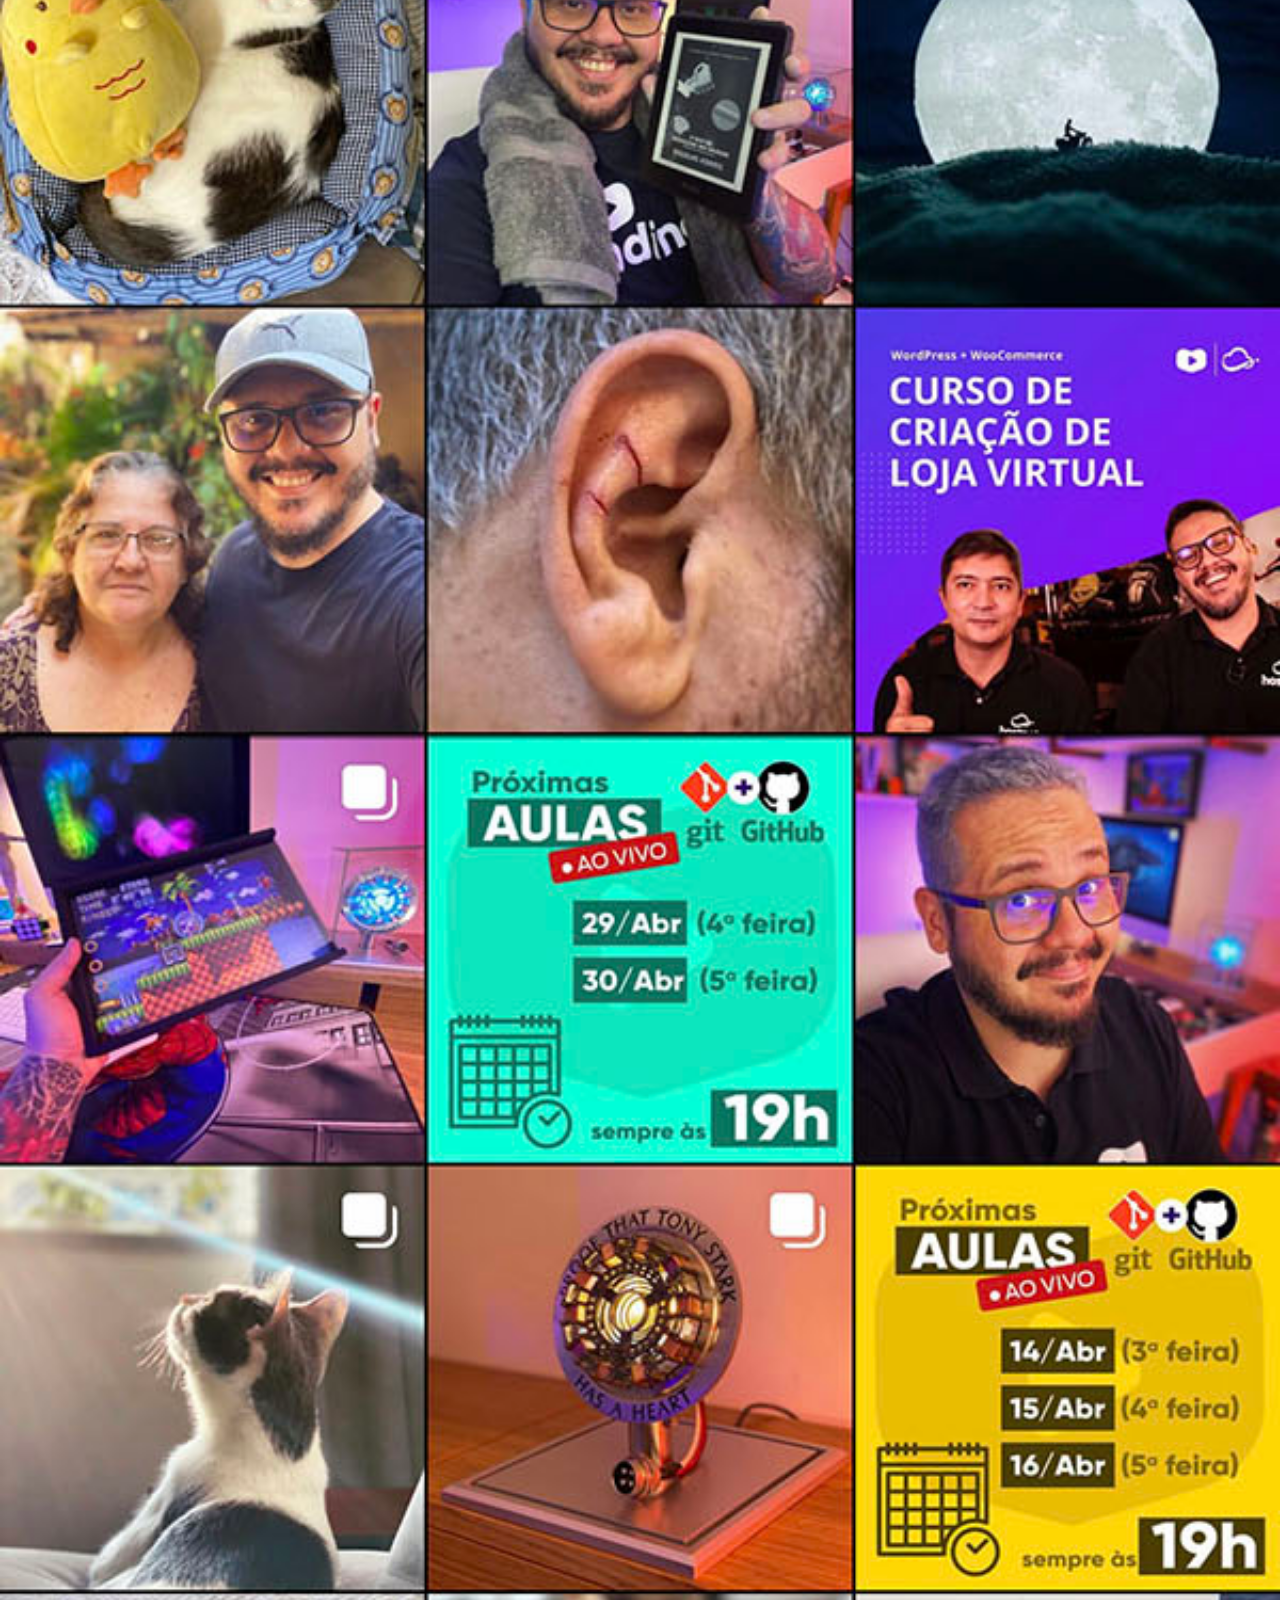
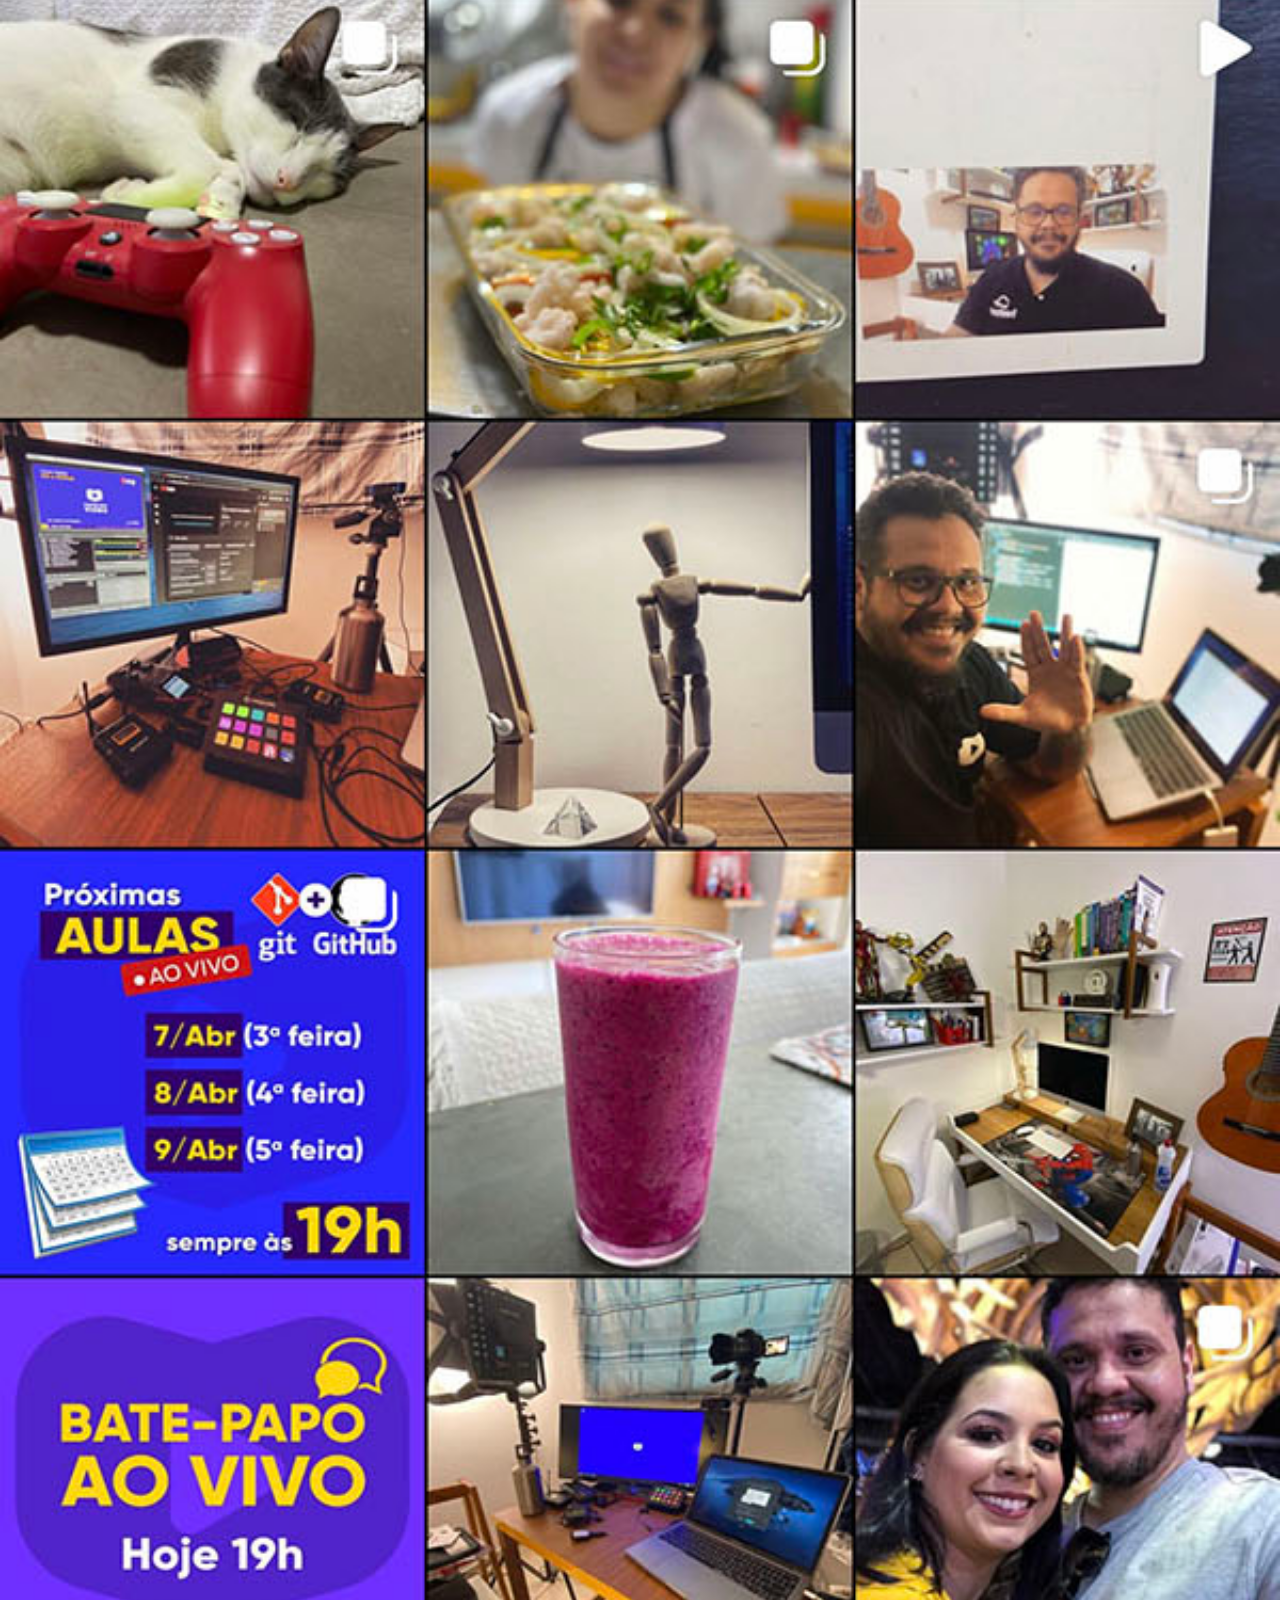
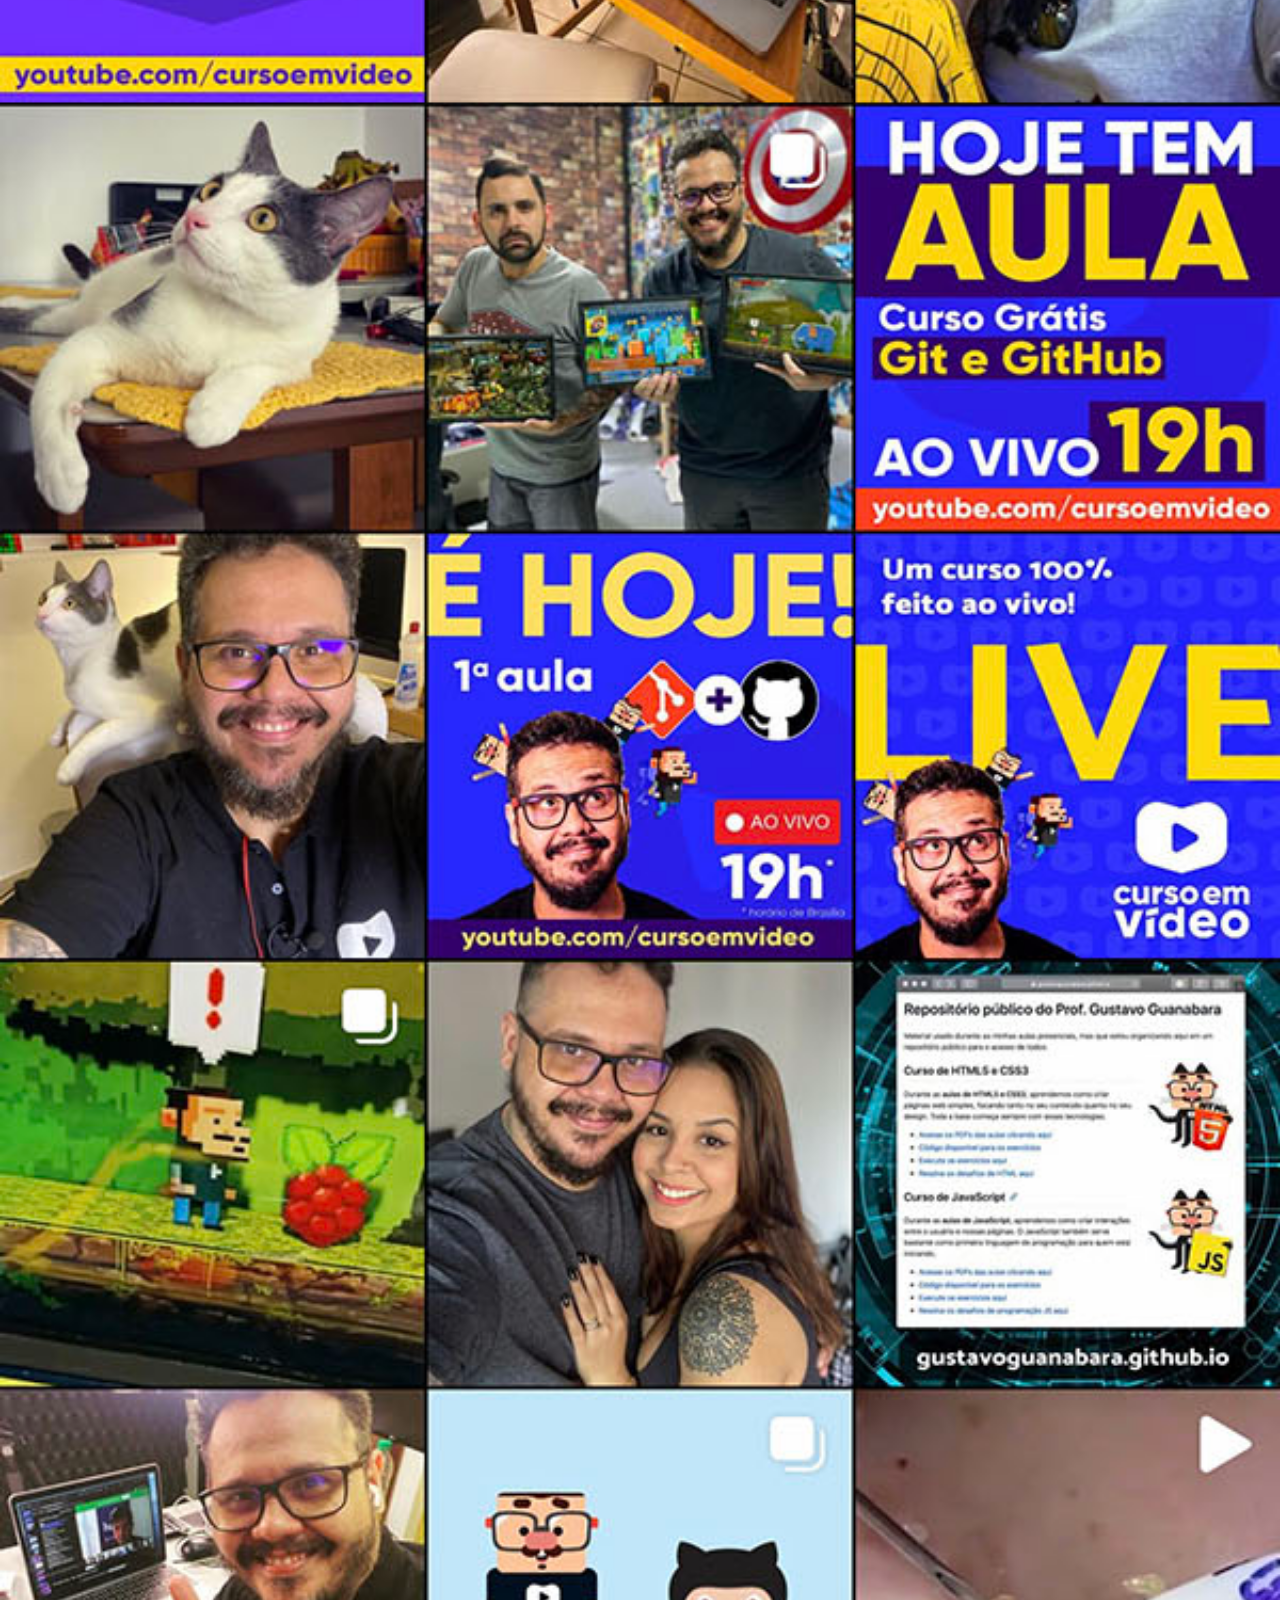
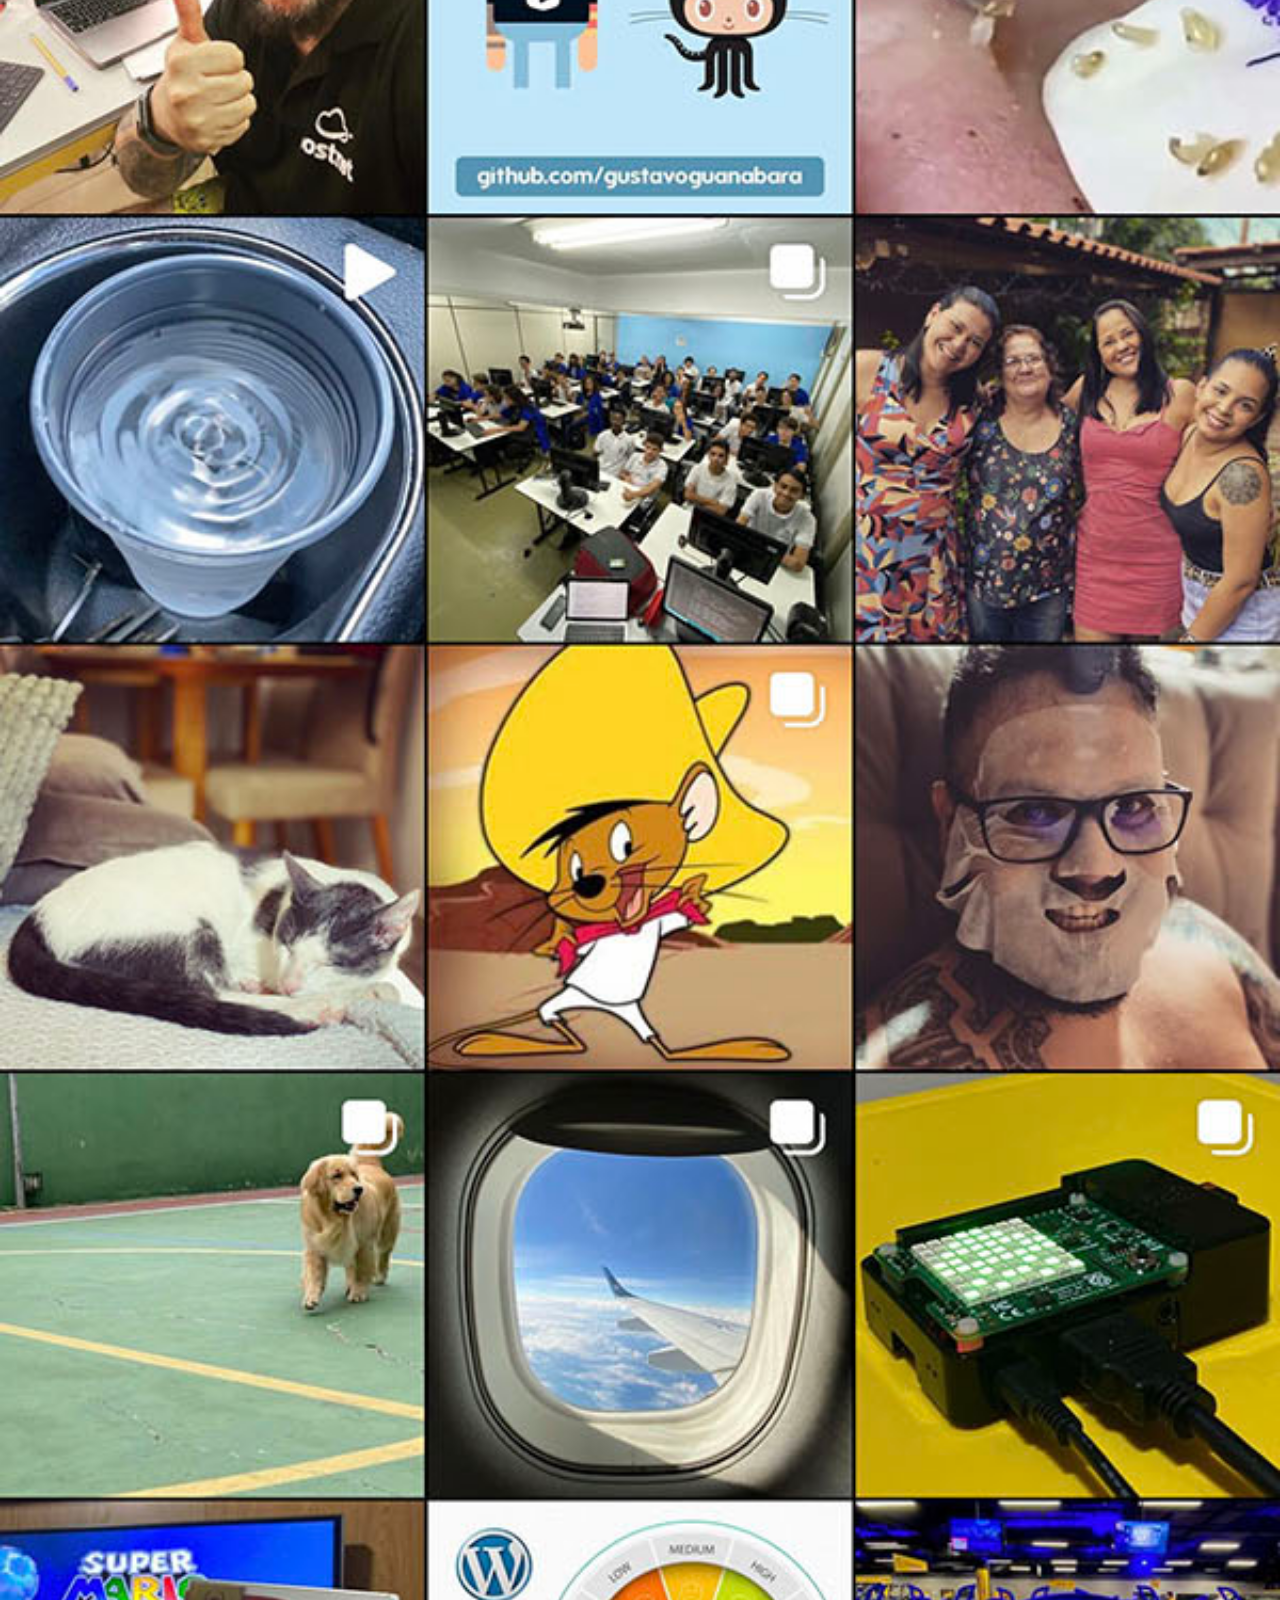
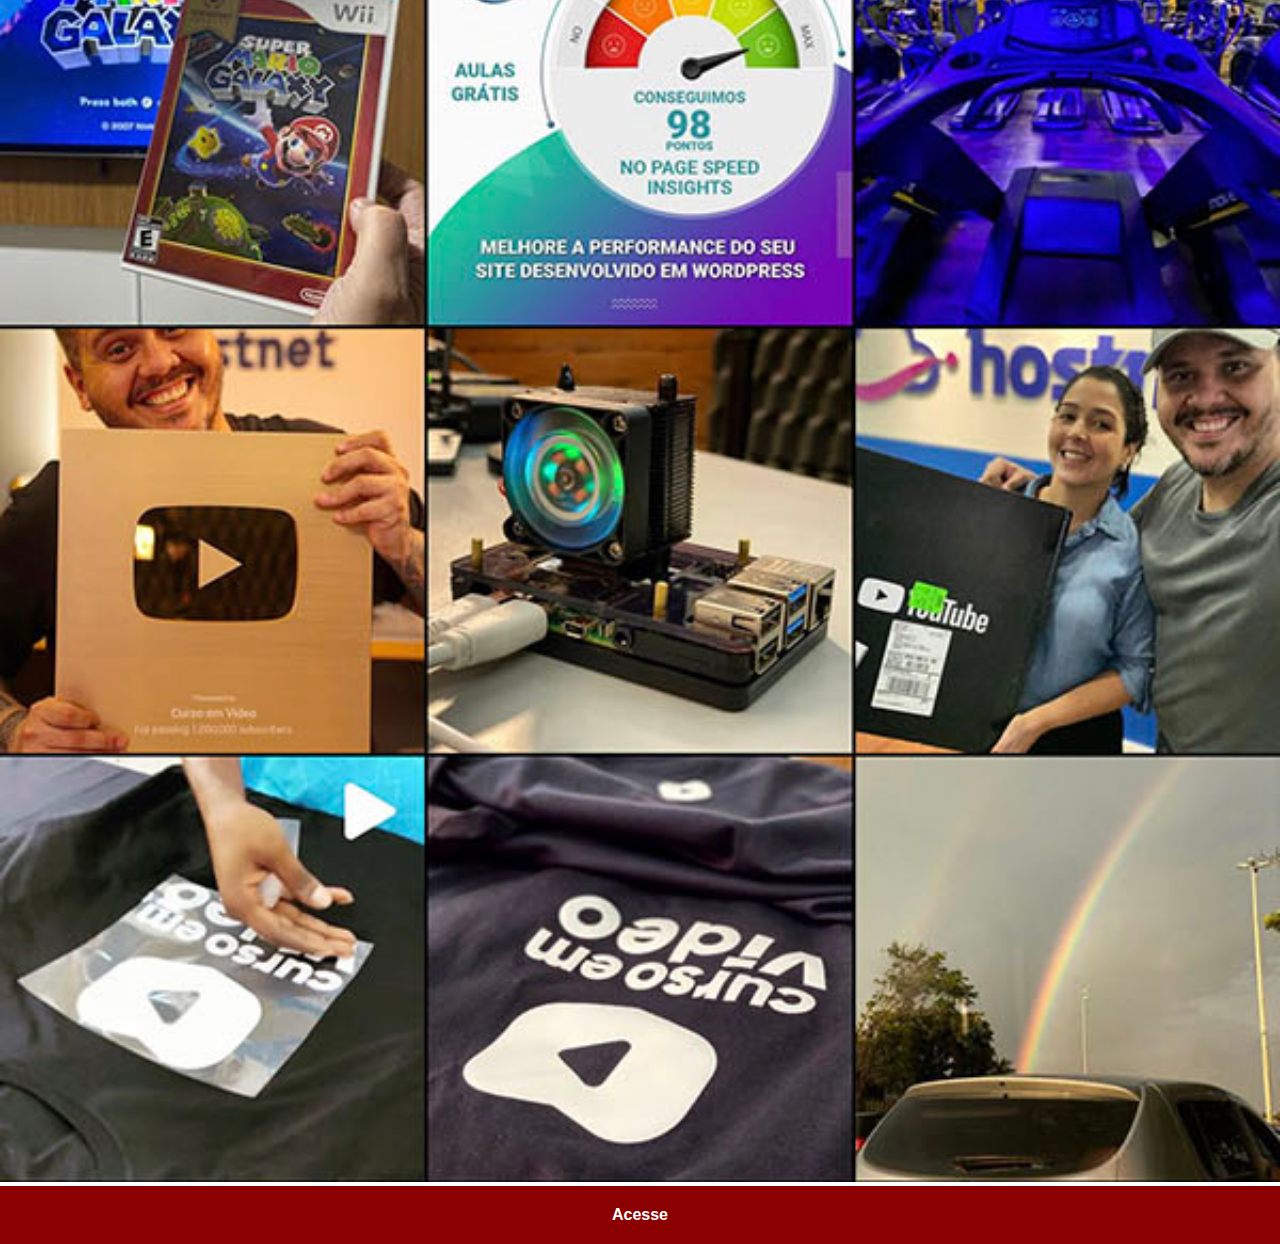
<file: buttons/instagram.html>
<!DOCTYPE html>
<html lang="pt-br">
<head>
    <meta charset="UTF-8">
    <meta name="viewport" content="width=device-width, initial-scale=1.0">
    <title>youtube</title>
    <style>
        * {
            margin: 0px;
            padding: 0px;
            font-family: Arial, Helvetica, sans-serif;
        }

        ::-webkit-scrollbar {
            width: 0px;
            height: 0px;
        }

        img {
            width: 100vw;
        }

        a {
            display: block;
            background-color: darkred;
            color: white;
            padding: 20px;
            text-align: center;
            font-weight: bolder;
            text-decoration: none;
        }

        a:hover {
            background-color: red;
        }
    </style>
</head>
<body>
    <img src="../pacote-d013/imagens/tela-instagram.jpg" alt="instagram">
    <a href="voltar.html" target="_parent">Acesse</a>
</body>
</html>
</file>
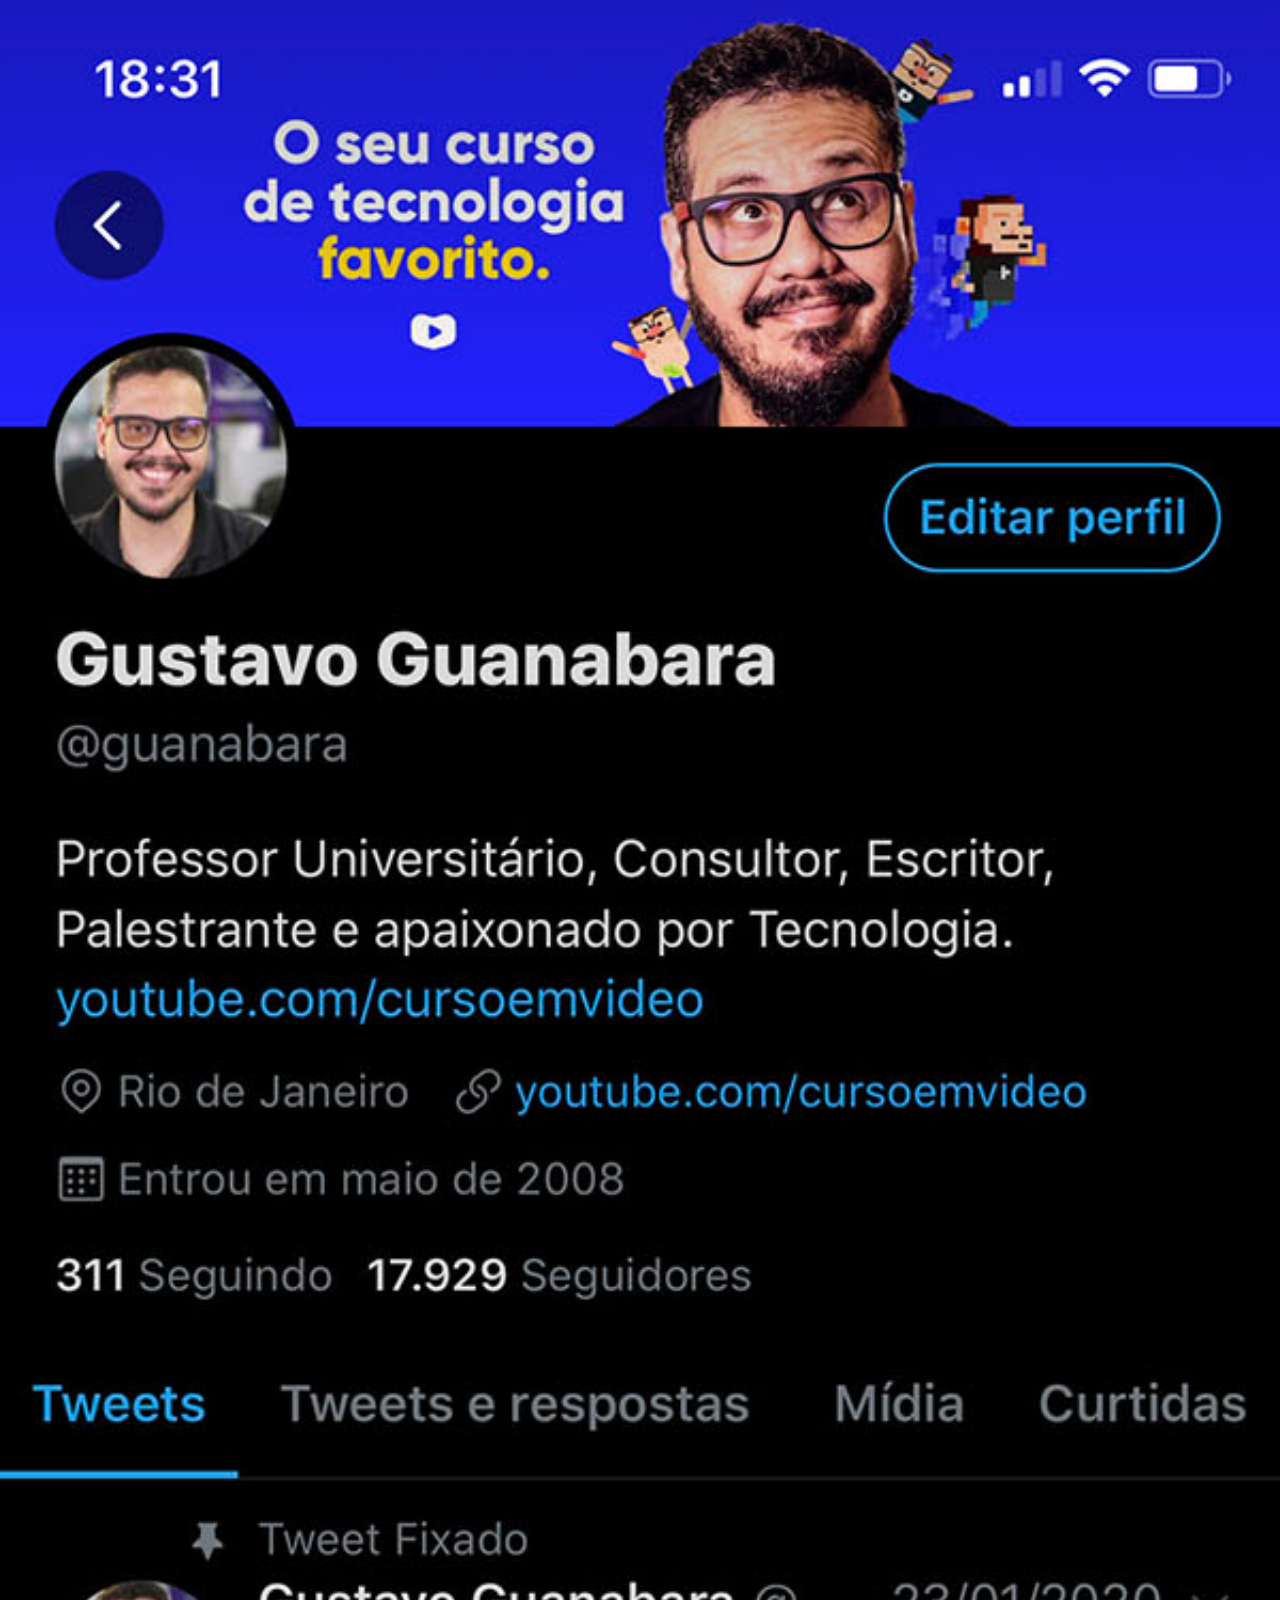
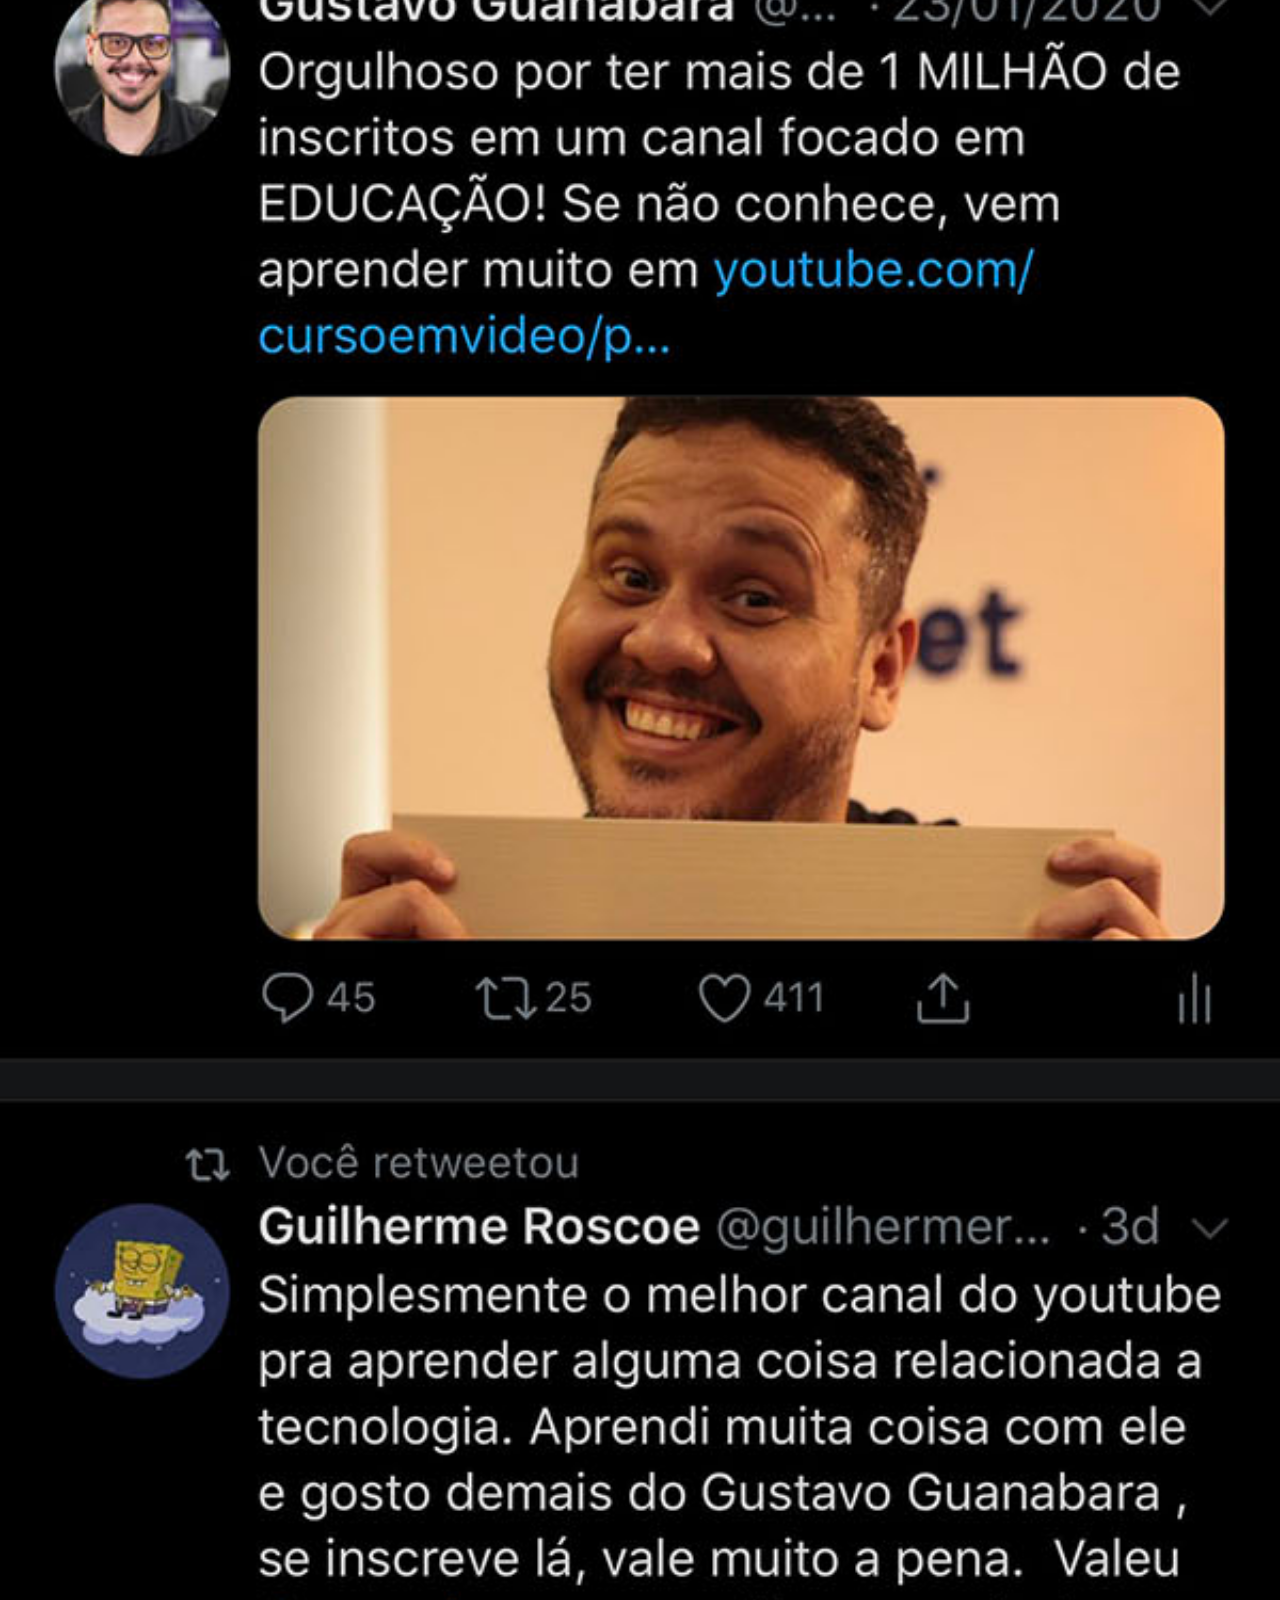
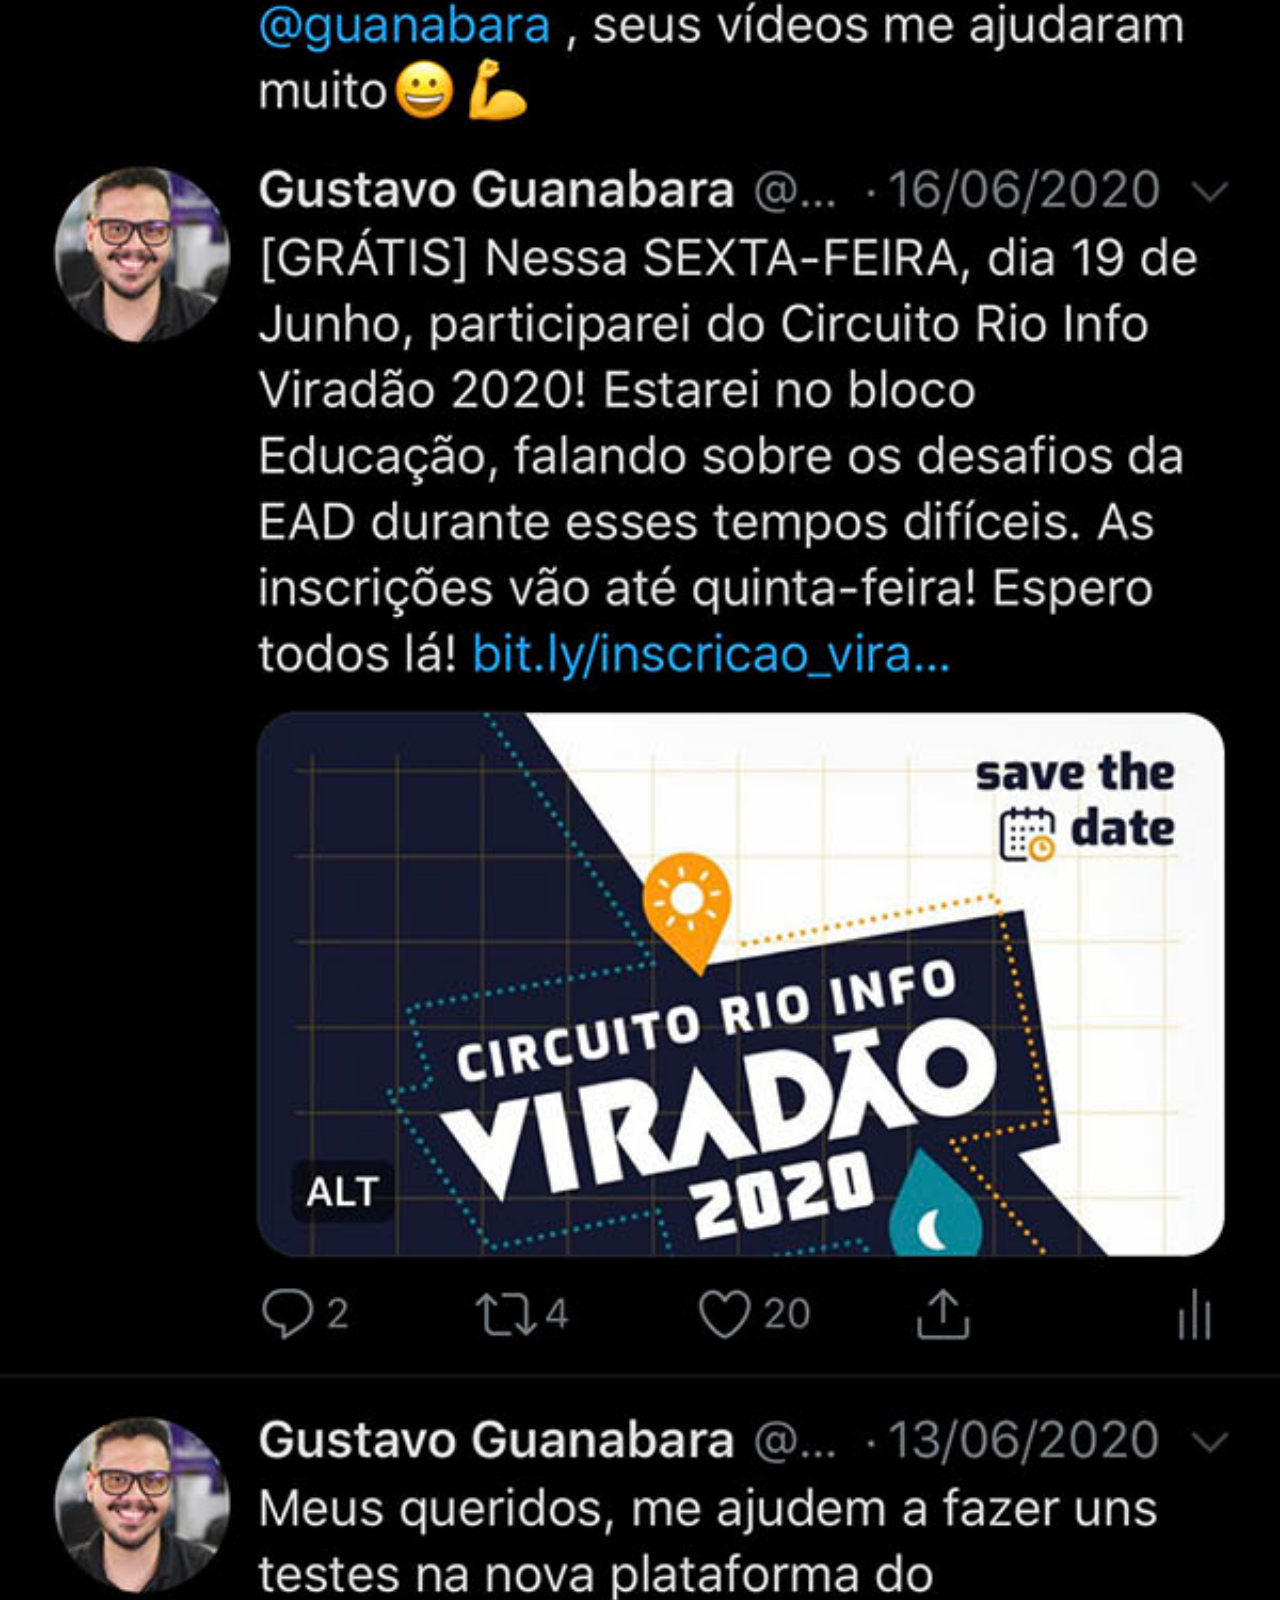
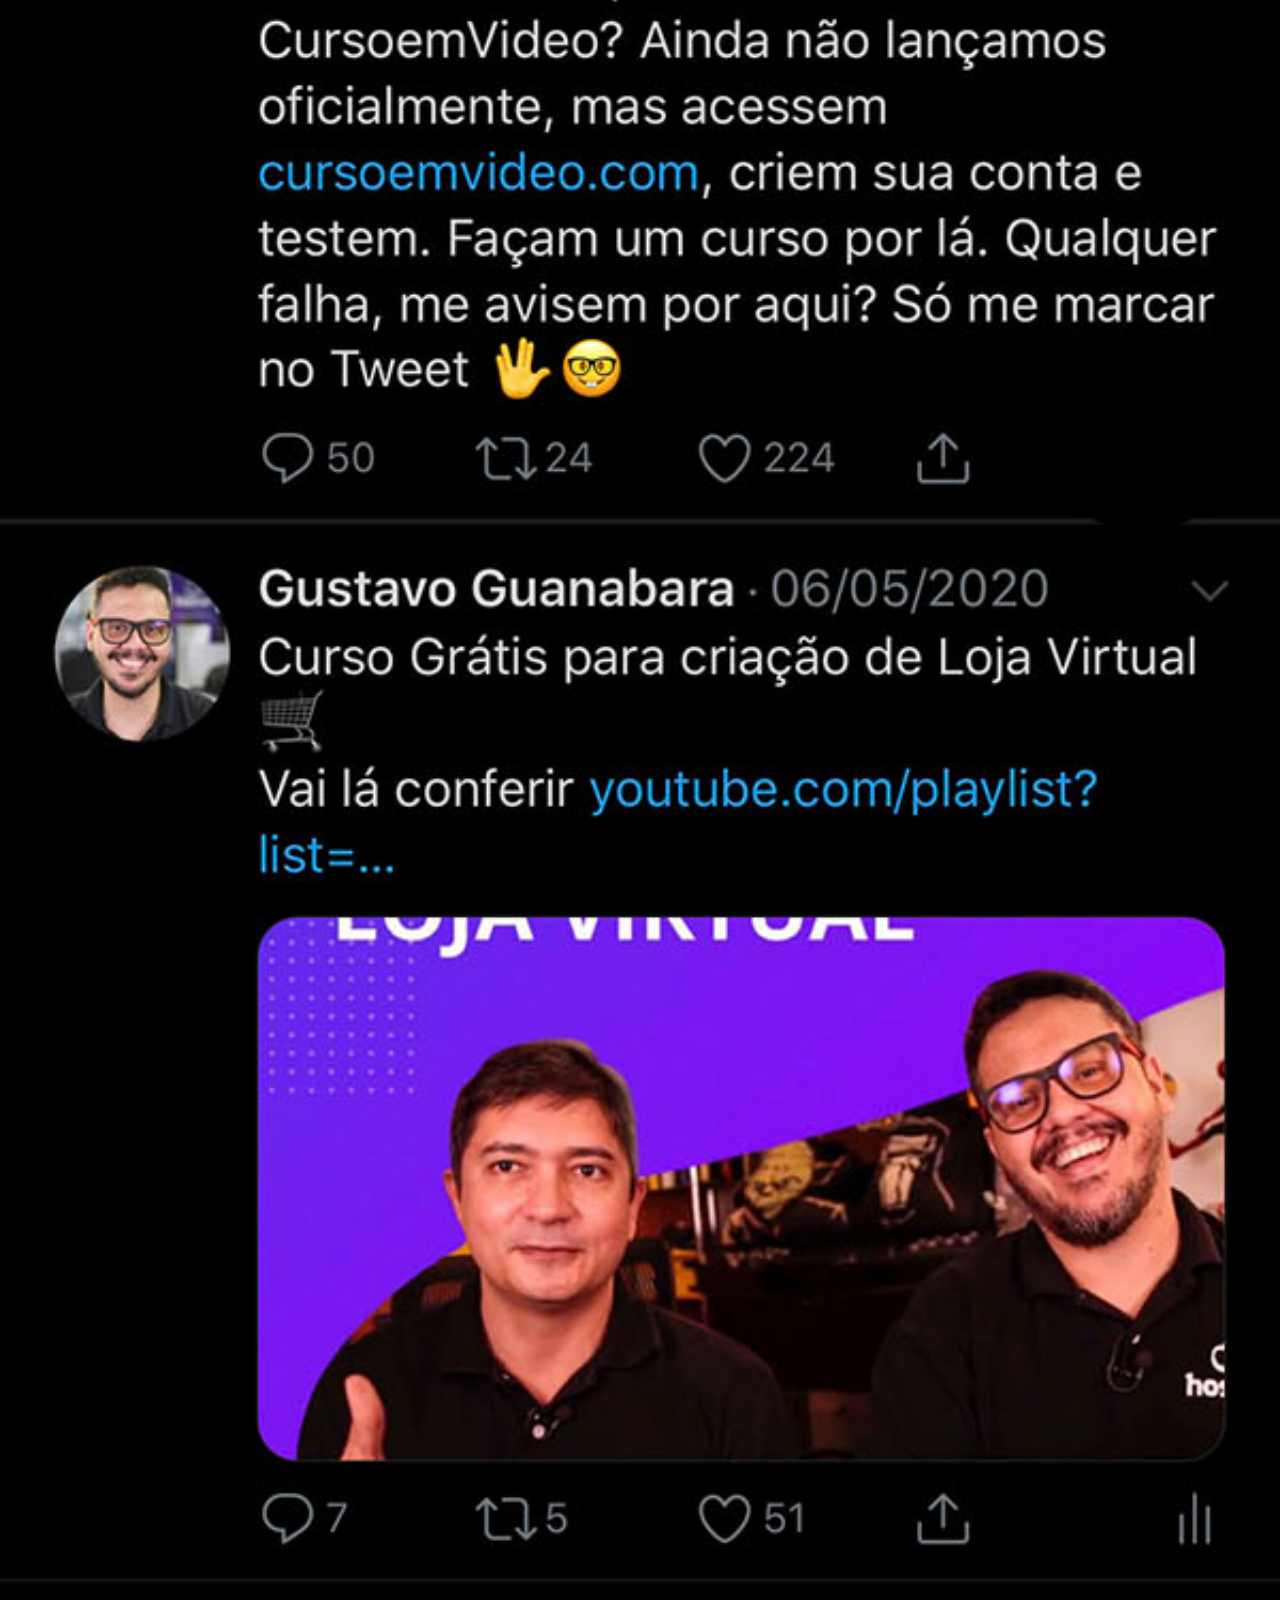
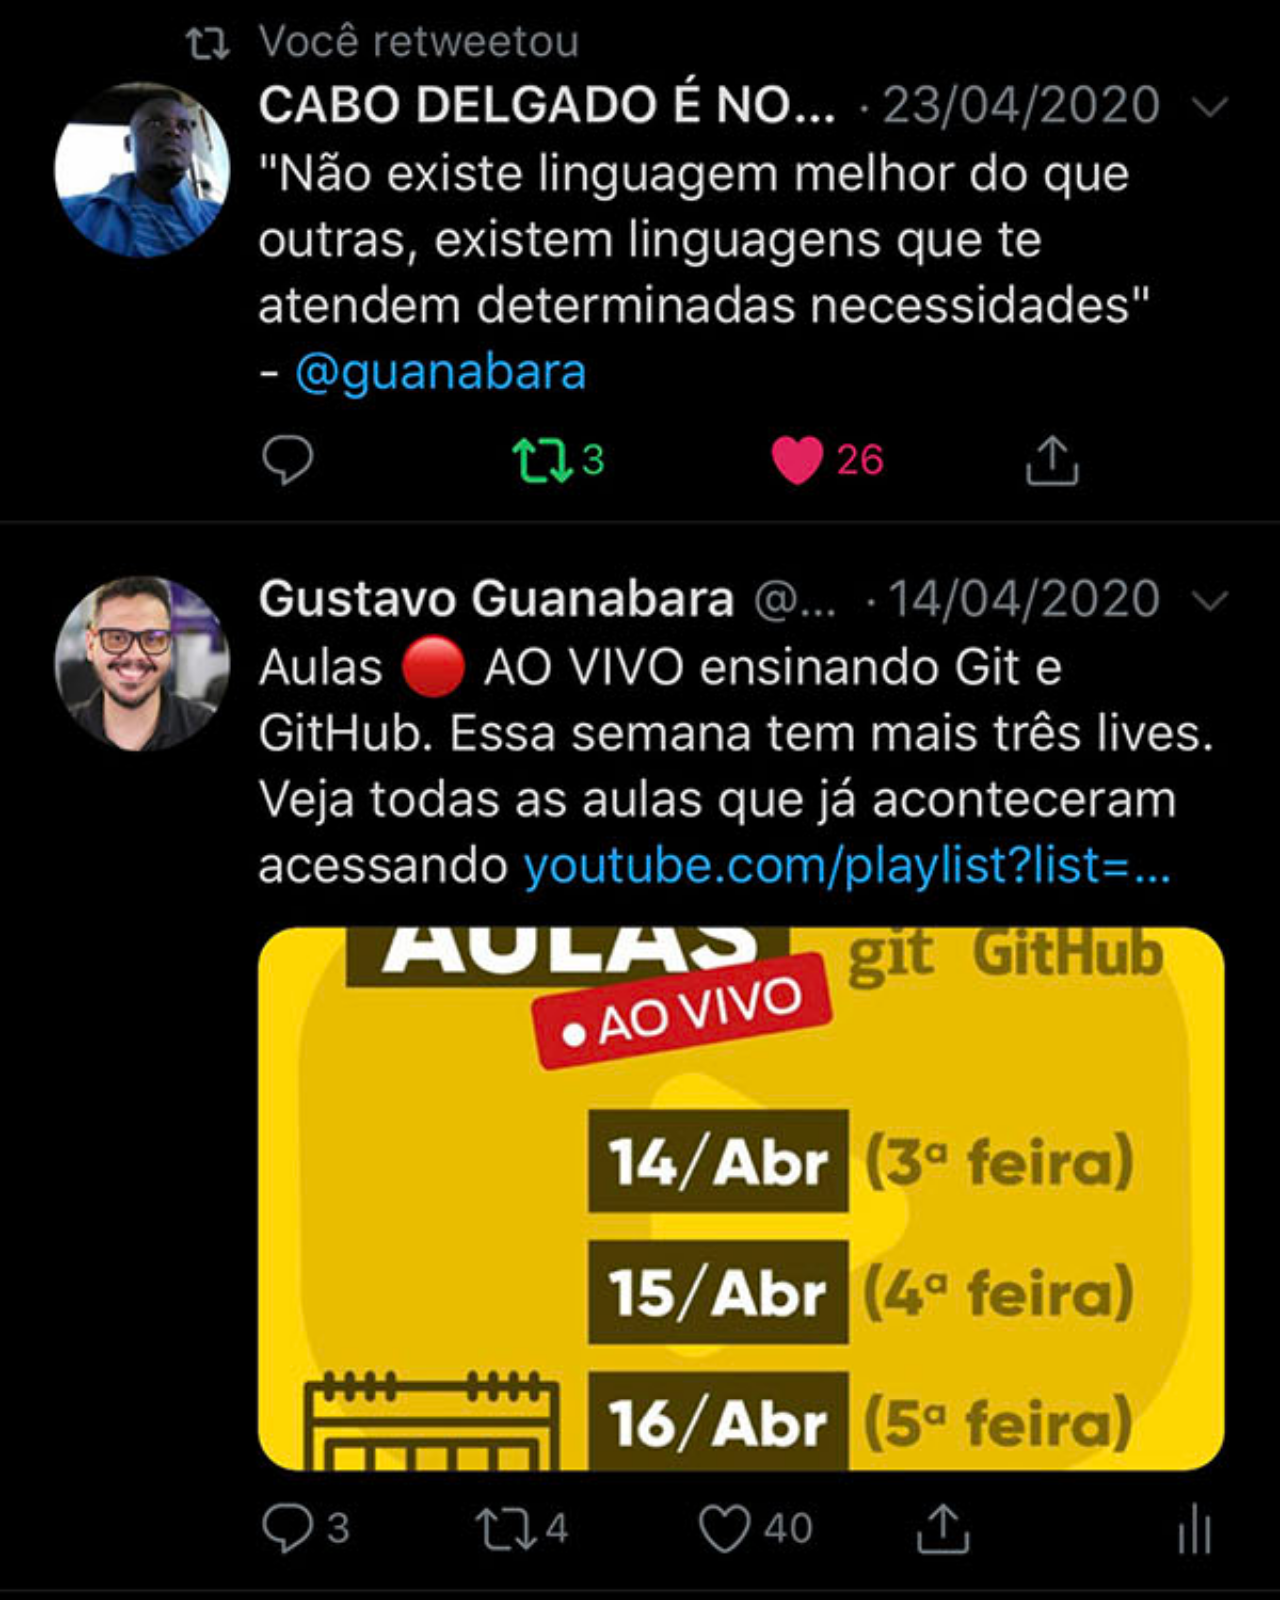
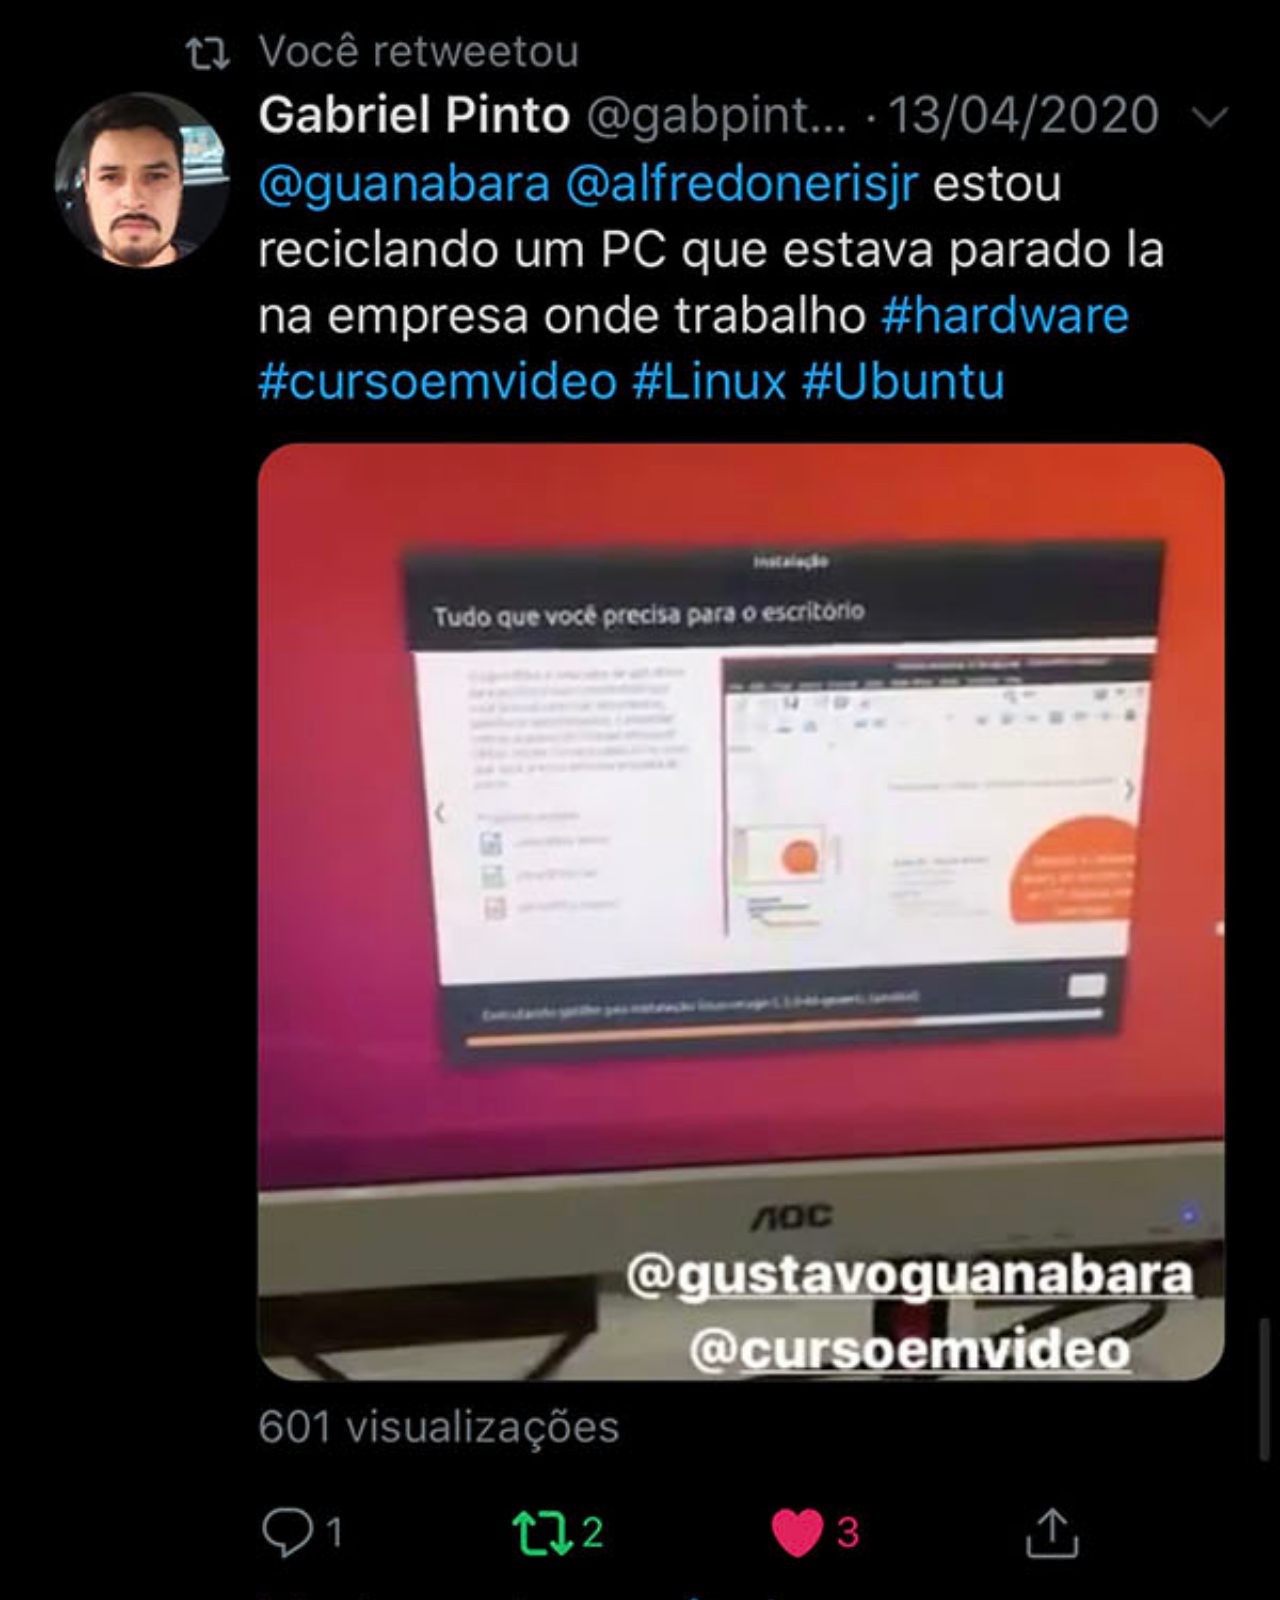
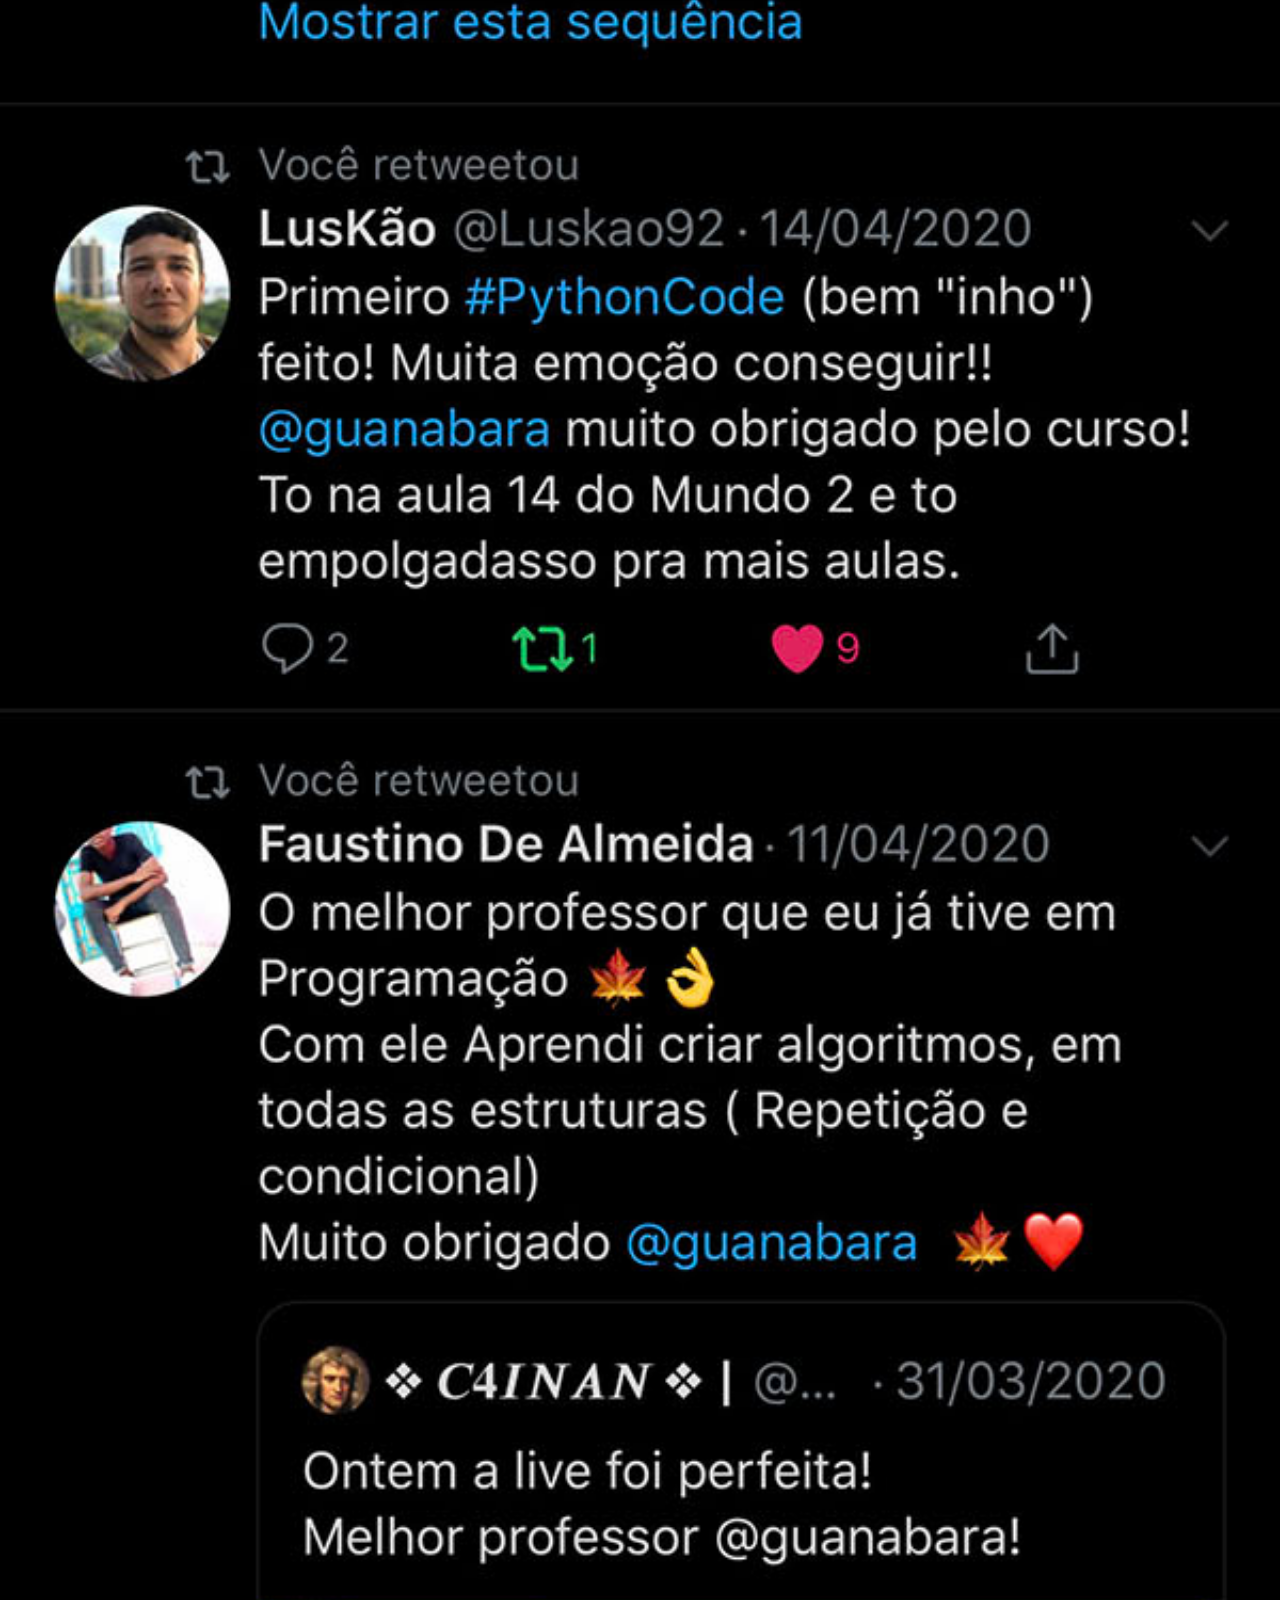
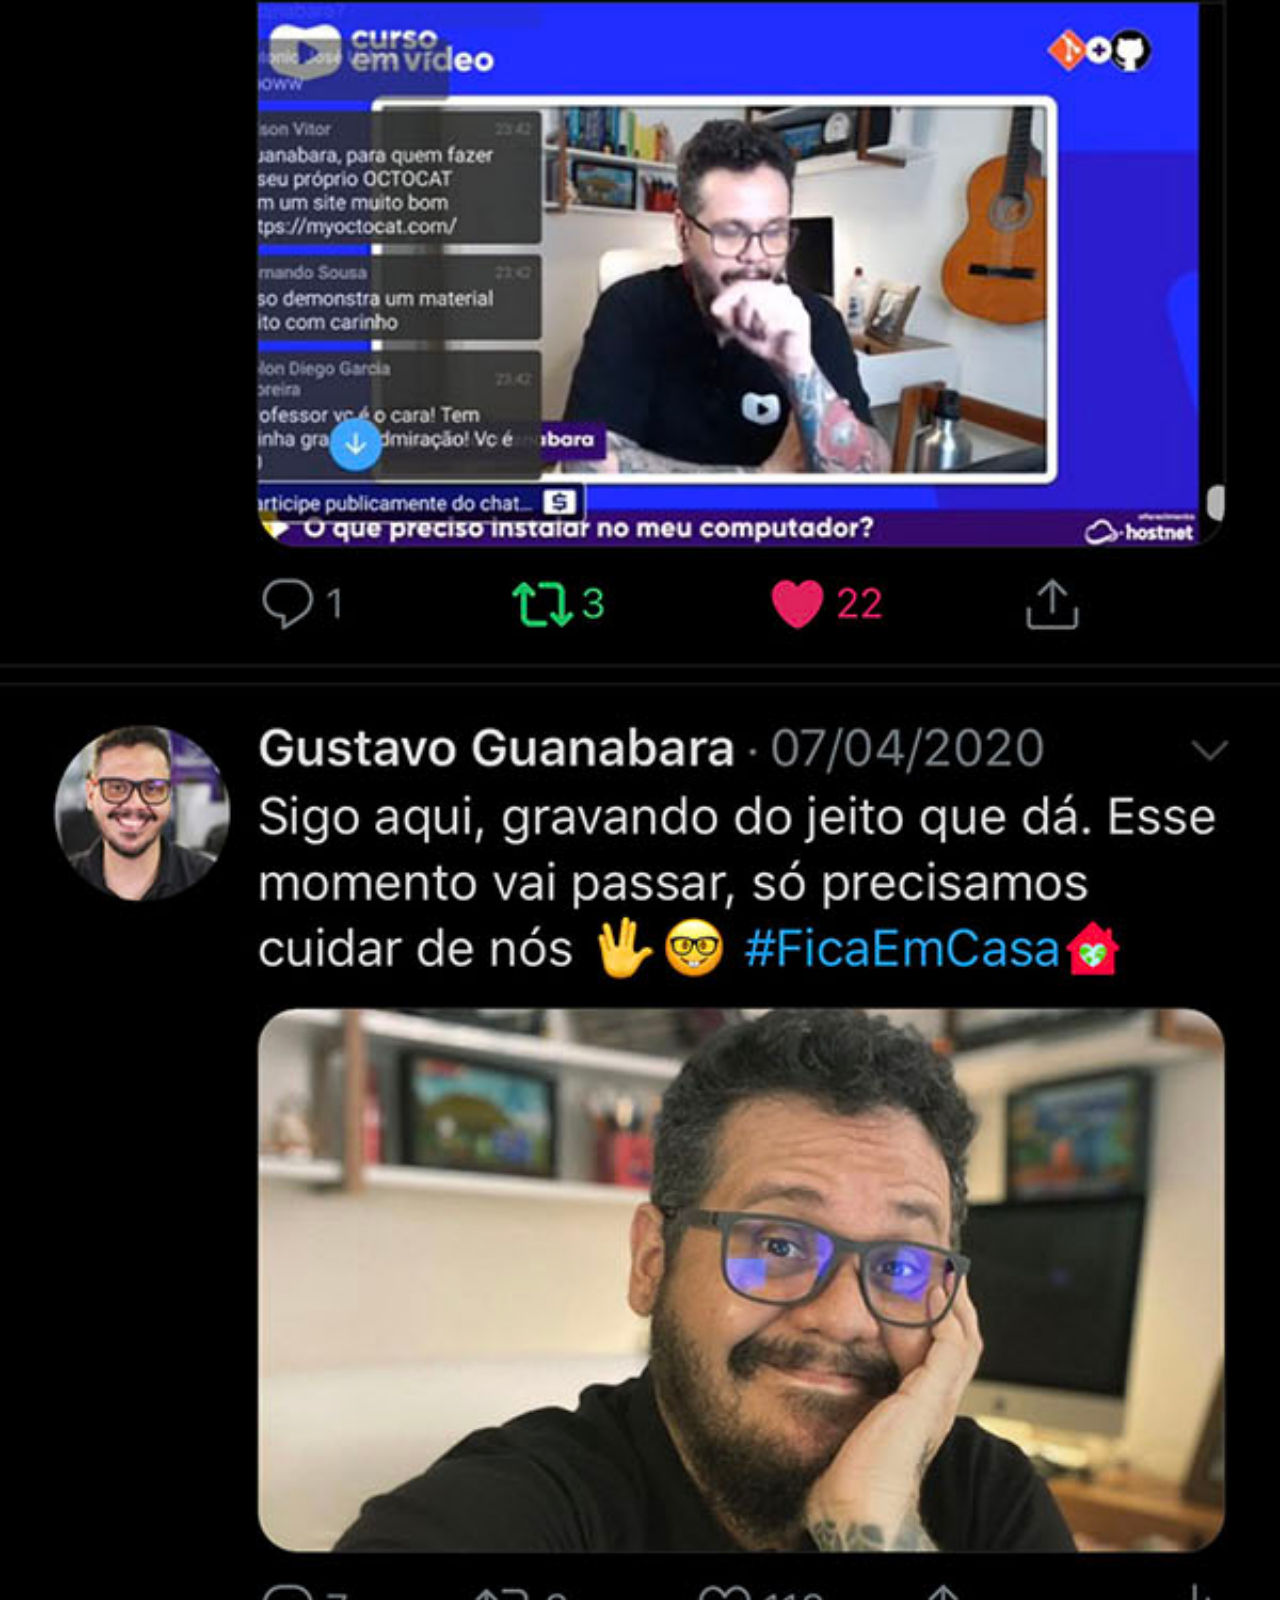
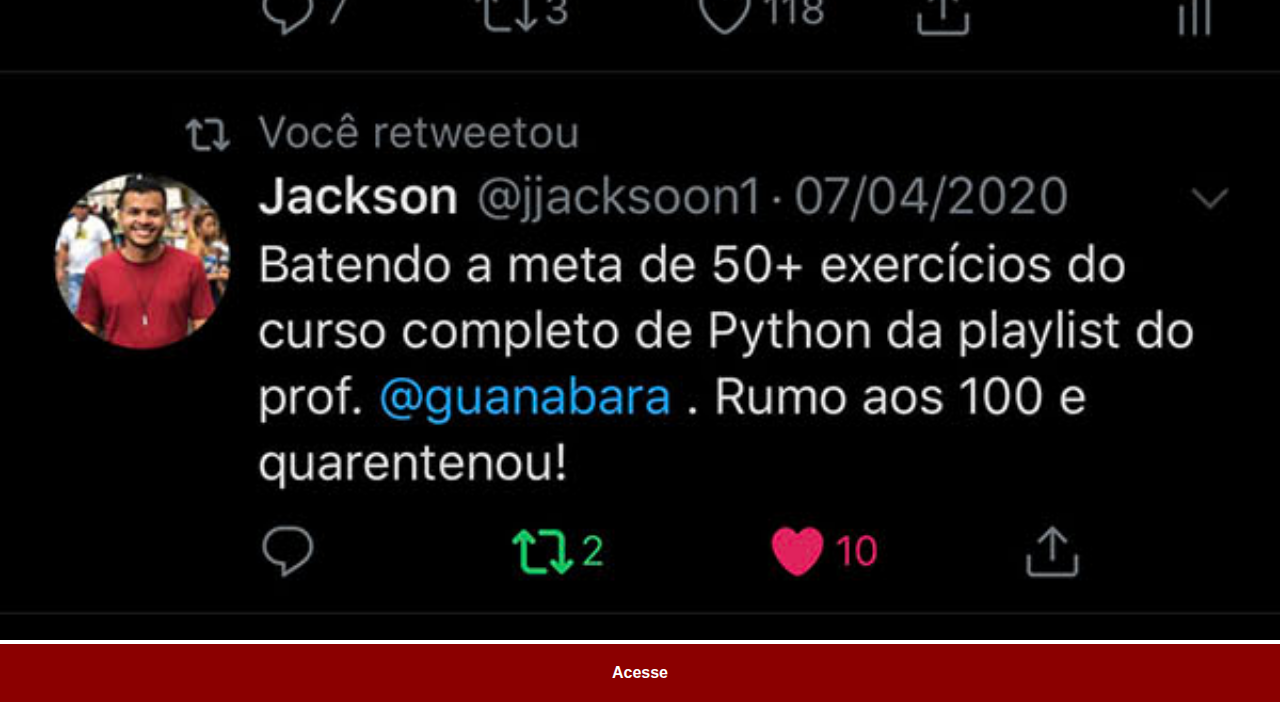
<file: buttons/twitter.html>
<!DOCTYPE html>
<html lang="pt-br">
<head>
    <meta charset="UTF-8">
    <meta name="viewport" content="width=device-width, initial-scale=1.0">
    <title>youtube</title>
    <style>
        * {
            margin: 0px;
            padding: 0px;
            font-family: Arial, Helvetica, sans-serif;
        }

        ::-webkit-scrollbar {
            width: 0px;
            height: 0px;
        }

        img {
            width: 100vw;
        }

        a {
            display: block;
            background-color: darkred;
            color: white;
            padding: 20px;
            text-align: center;
            font-weight: bolder;
            text-decoration: none;
        }

        a:hover {
            background-color: red;
        }
    </style>
</head>
<body>
    <img src="../pacote-d013/imagens/tela-twitter.jpg" alt="twitter">
    <a href="voltar.html" target="_parent">Acesse</a>
</body>
</html>
</file>
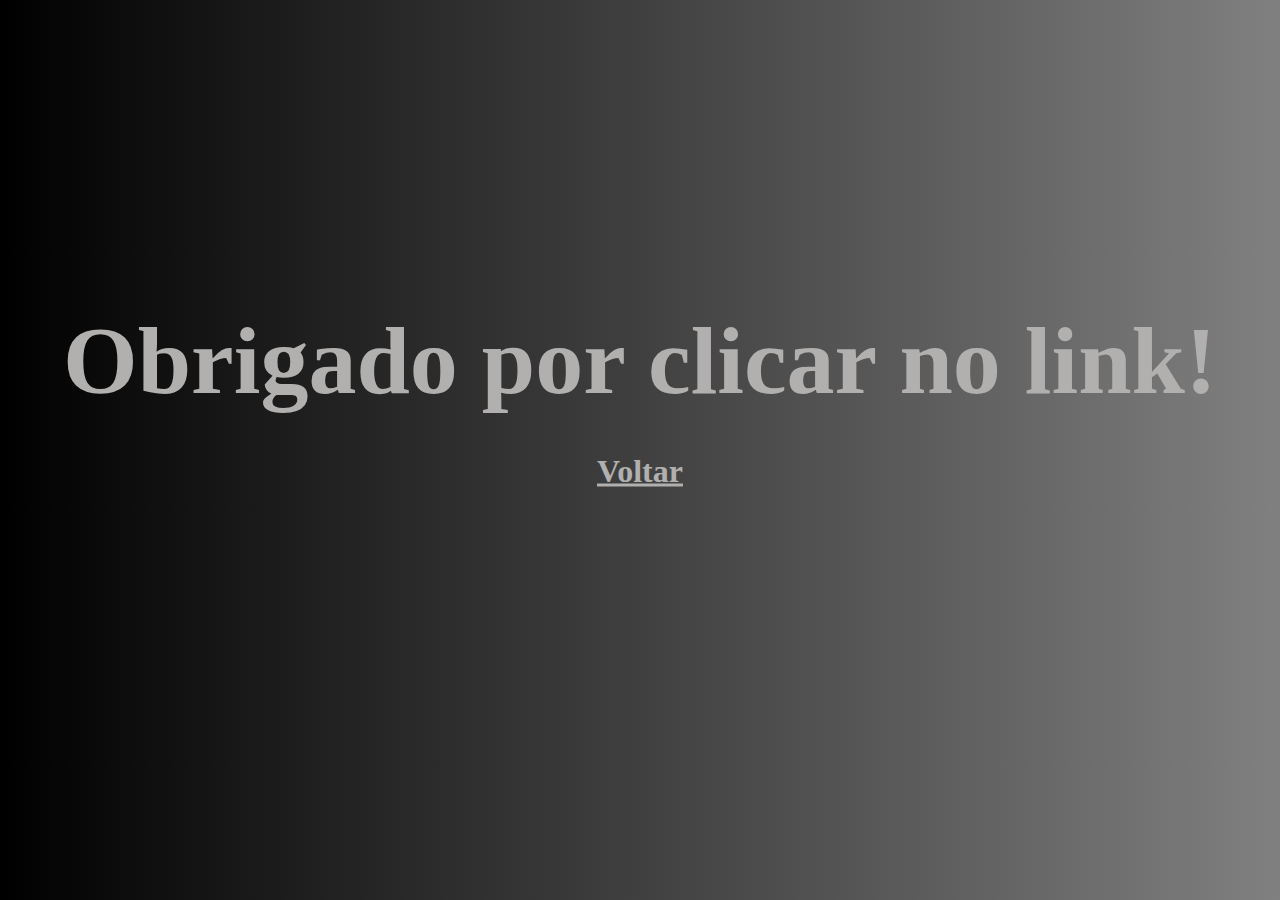
<file: buttons/voltar.html>
<!DOCTYPE html>
<html lang="pt-br">
<head>
    <meta charset="UTF-8">
    <meta name="viewport" content="width=device-width, initial-scale=1.0">
    <title>Voltar</title>
    <style>
        * {
            margin: 0px;
            padding: 0px;
        }

        html, body {
            width: 100vw;
            height: 100vh;
        }

        body {
            background-image: linear-gradient(to right, black, gray);
        }

        h1 {
            position: relative;
            top: 40%;
            left: 50%;
            transform: translate(-50%, -50%);

            text-align: center;
            font-size: 6em;
            color: rgb(177, 176, 175);
        }

        h2 {
            position: relative;
            top: 40%;
            left: 50%;
            transform: translate(-50%, -50%);

            text-align: center;
            font-size: 2em;
            color: rgb(177, 176, 175);

            text-decoration: underline;
        }

        a {
            text-decoration: none;
            color: rgb(177, 176, 175);
        }

    </style>
</head>
<body>
    <h1>Obrigado por clicar no link!</h1>
    <h2><a href="https://davimatos05.github.io/projeto-rede-social/" target="_self">Voltar</a></h2>
</body>
</html>
</file>
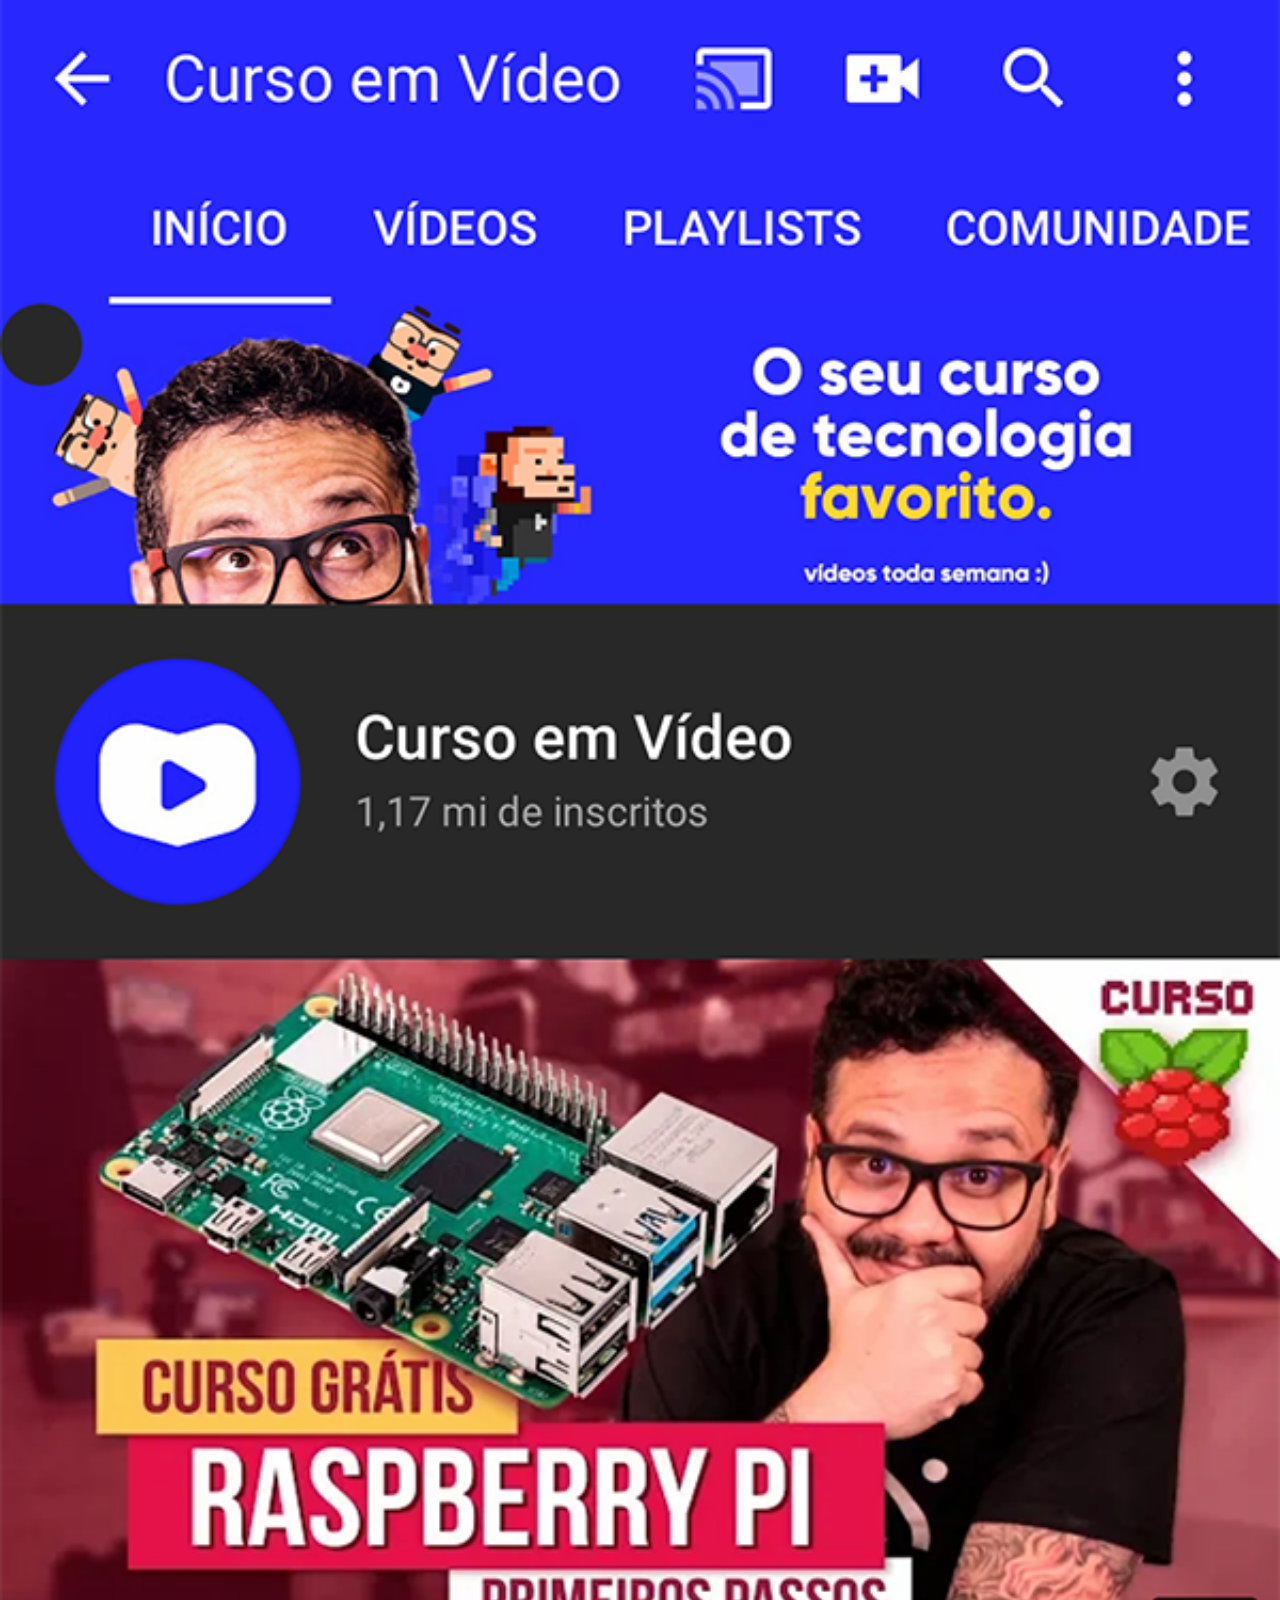
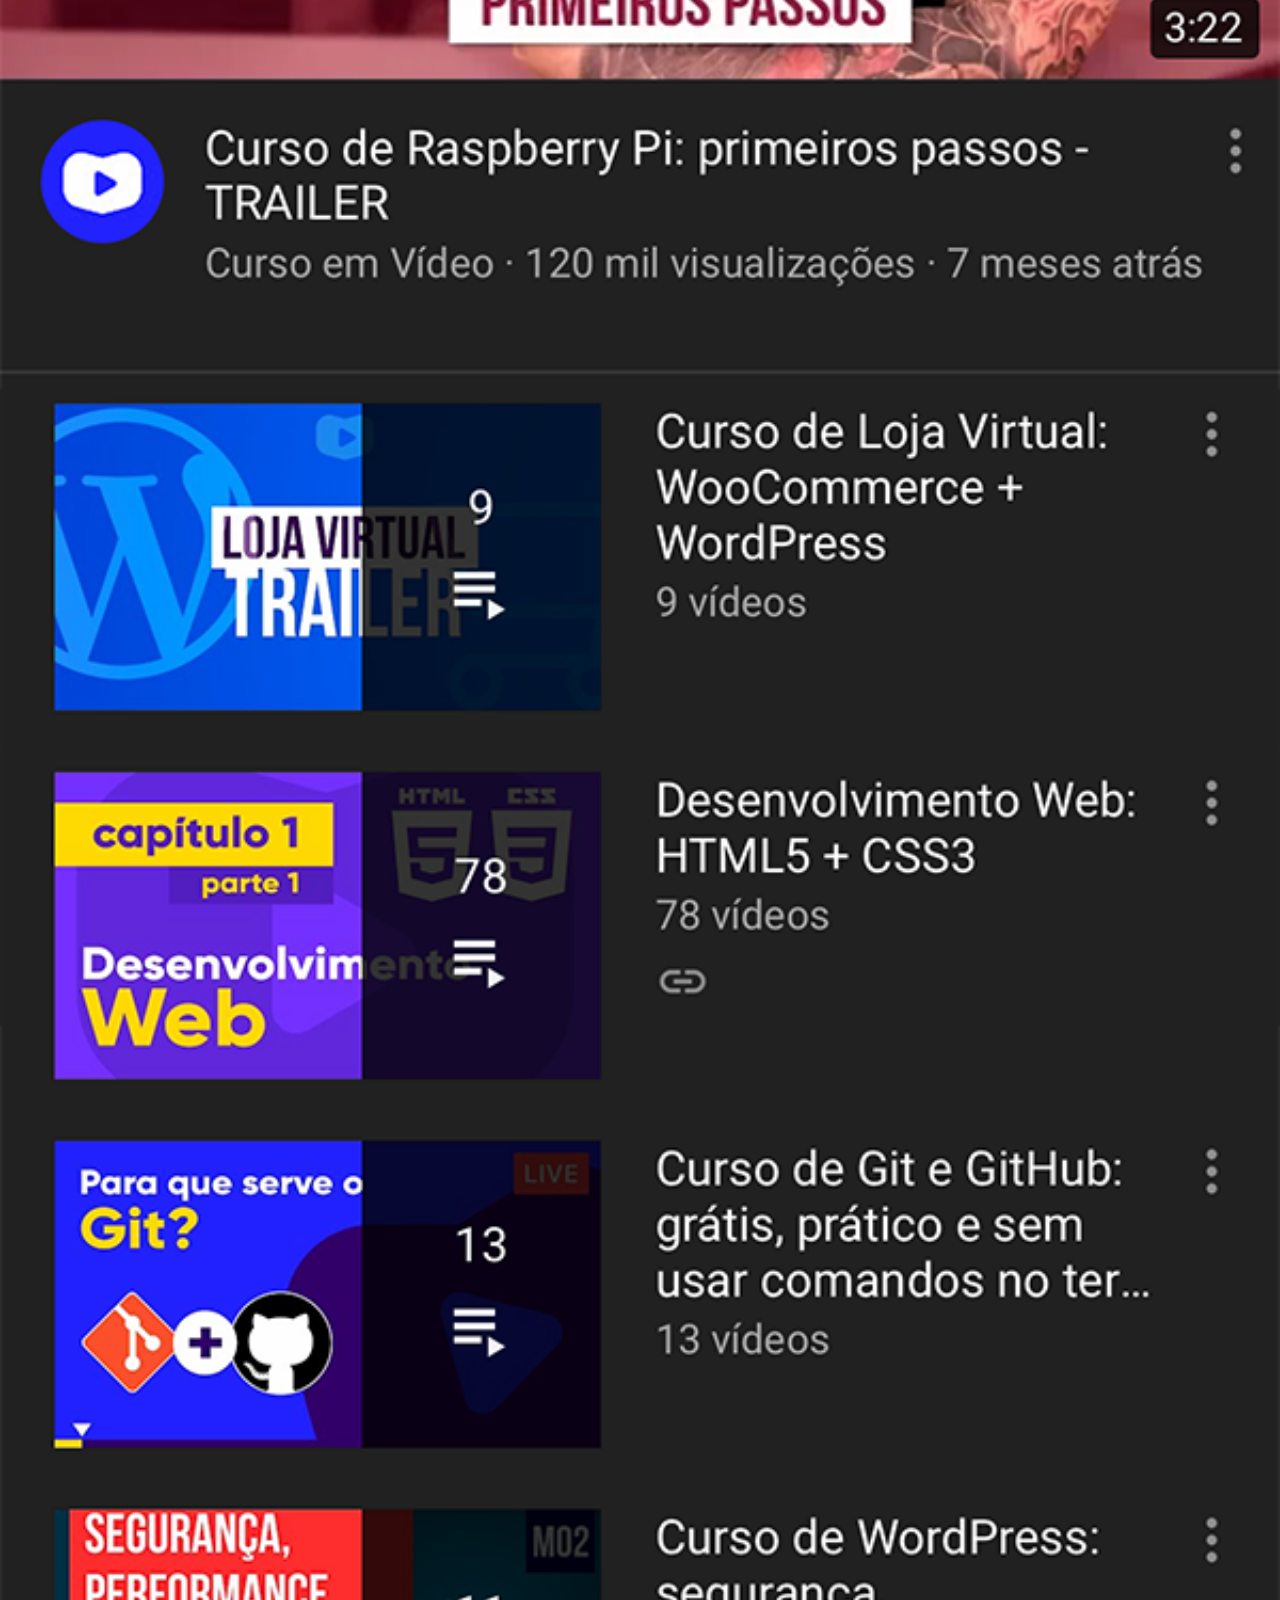
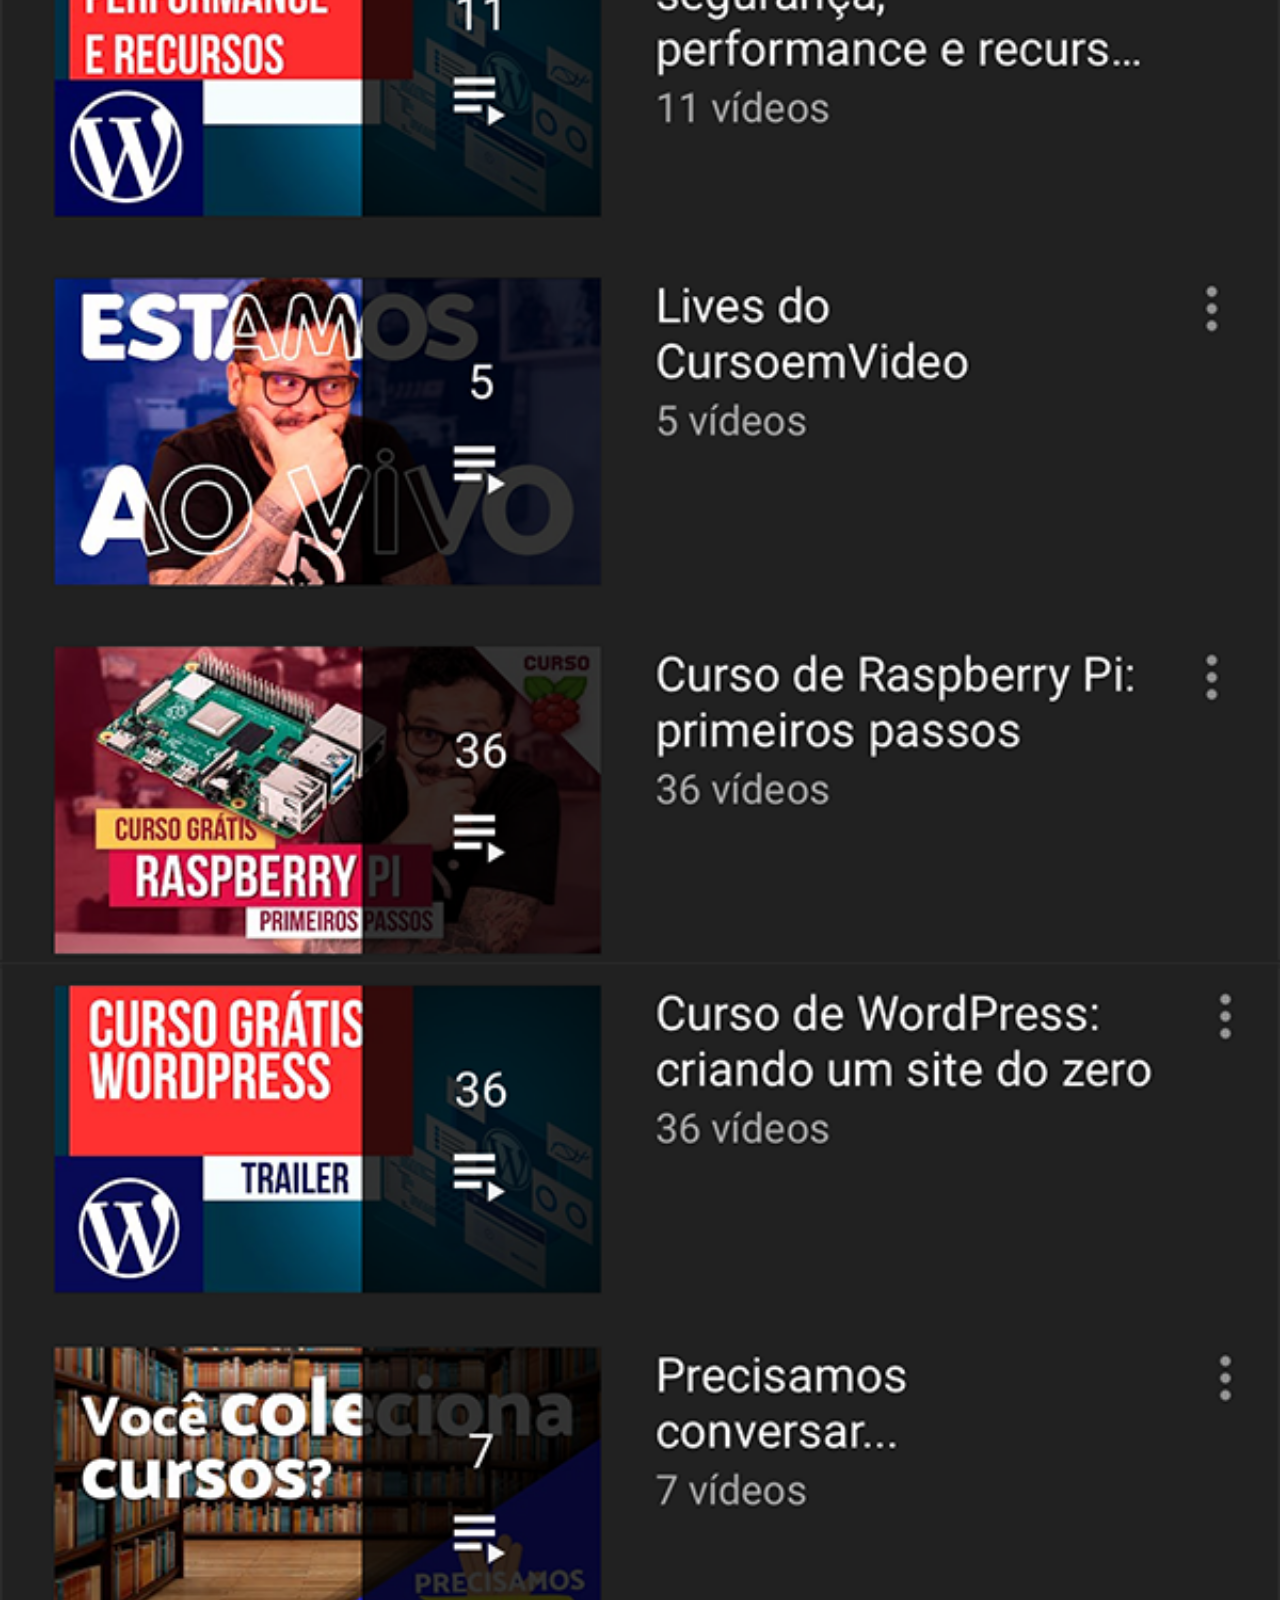
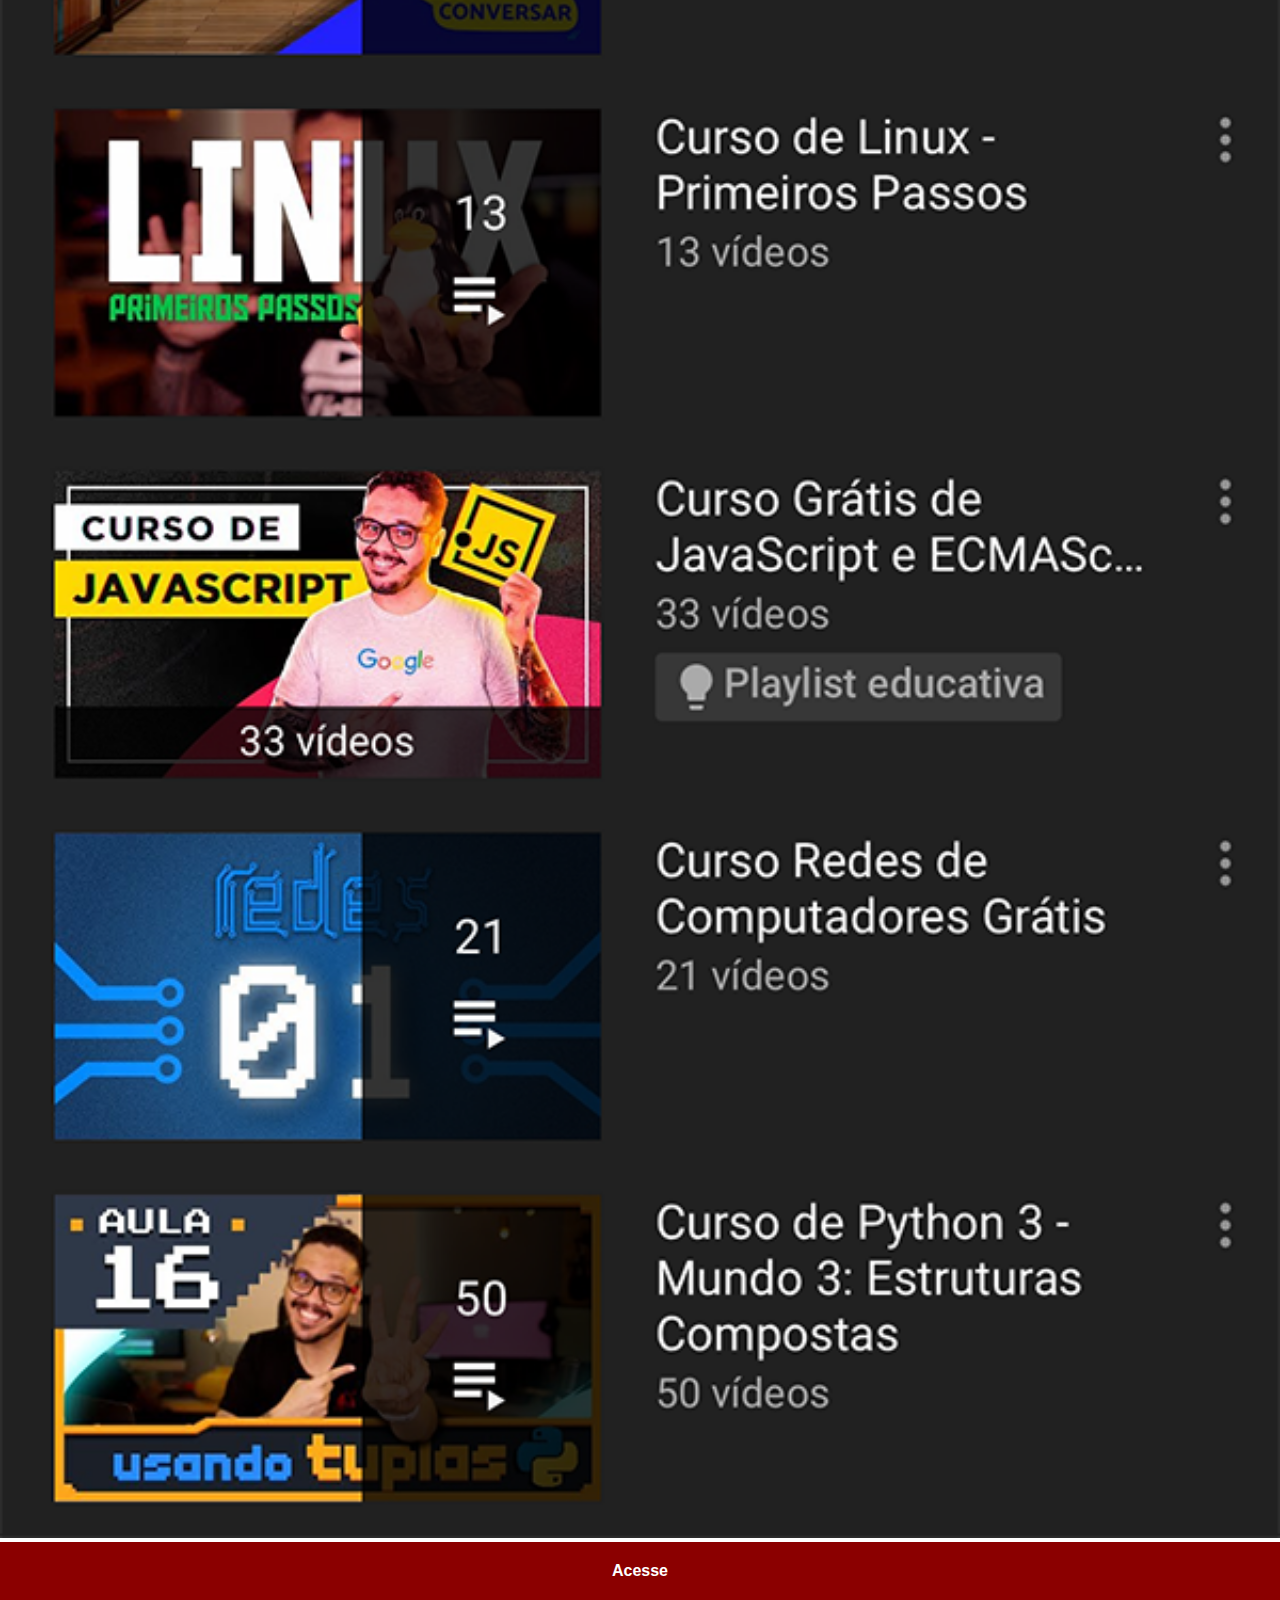
<file: buttons/youtube.html>
<!DOCTYPE html>
<html lang="pt-br">
<head>
    <meta charset="UTF-8">
    <meta name="viewport" content="width=device-width, initial-scale=1.0">
    <title>youtube</title>
    <style>
        * {
            margin: 0px;
            padding: 0px;
            font-family: Arial, Helvetica, sans-serif;
        }

        ::-webkit-scrollbar {
            width: 0px;
            height: 0px;
        }

        img {
            width: 100vw;
        }

        a {
            display: block;
            background-color: darkred;
            color: white;
            padding: 20px;
            text-align: center;
            font-weight: bolder;
            text-decoration: none;
        }

        a:hover {
            background-color: red;
        }
    </style>
</head>
<body>
    <img src="../pacote-d013/imagens/tela-youtube.png" alt="youtube">
    <a href="voltar.html" target="_parent">Acesse</a>
</body>
</html>
</file>
<file: style/style.css>
* {
    margin: 0px;
    padding: 0px;
}

html, body {
    height: 100vh;
    width: 100vw;
    background-color: black;
}

body {
    background-image: url('../pacote-d013/imagens/fundo-madeira.jpg');
    background-repeat: no-repeat;
    background-size: cover;
    background-attachment: fixed;
}

main {
    position: relative;
    height: 100vh;
}

section#telefone {
    background-image: url('../pacote-d013/imagens/frame-iphone.png');
    background-repeat: no-repeat;

    position: relative;

    top: 50%;
    left: 50%;

    transform: translate(-50%, -50%);

    height: 627px;
    width: 311px;
}

iframe#tela {
    position: relative;
    top: 80px;
    left: 22px;

    width: 269px;
    height: 471px;
}

section#redes-sociais {
    text-align: right;

    transform: translate(-0%, -800%);
}

section#redes-sociais img {
    width: 50px;
    margin: 10px;

    border-radius: 50%;
    box-shadow: 2px 2px 5px rgba(0, 0, 0, 0.637);
    box-sizing: border-box;
}

section#redes-sociais img:hover {
    border: 2px solid rgba(255, 255, 255, 0.603);
    transform: translate(-5px, -5px);
    box-shadow: 5px 5px 10px black;
    transition: transform .4s, border .8s;
}

section#redes-sociais img:active {
    transform: scale(95%);
}
</file>
